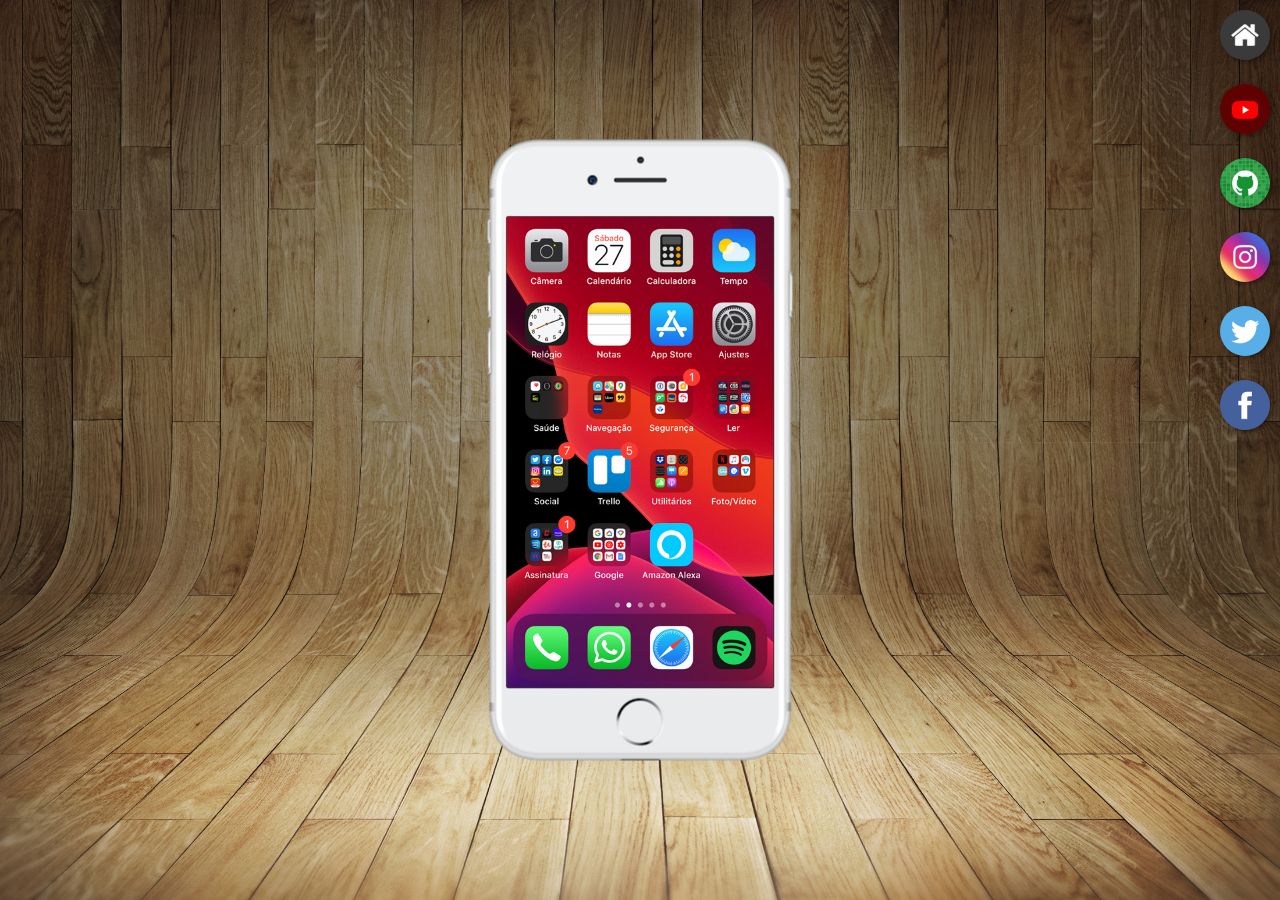
<file: index.html>
<!DOCTYPE html>
<html lang="pt-br">
<head>
    <meta charset="UTF-8">
    <meta name="viewport" content="width=device-width, initial-scale=1.0">
    <link rel="shortcut icon" href="favicon.ico" type="image/x-icon">
    <link rel="stylesheet" href="estilos/style.css">
    <title>Projeto Redes Sociais</title>
</head>
<body>
    <main>
        <section id="telefone">
            <iframe src="home.html" name="tela" id="tela" frameborder="0">
                Seu navegador não é compatível com isso.
            </iframe>                
        </section>
        <section id="redes-sociais">
            <a href="home.html" target="tela"><img src="imagens/logo-home.jpg" alt="Home"></a><br>
            <a href="youtube.html" target="tela"><img src="imagens/logo-youtube.jpg" alt="Youtube"></a><br>
            <a href="github.html" target="tela"><img src="imagens/logo-github.jpg" alt="GitHub"></a><br>
            <a href="instagram.html" target="tela"><img src="imagens/logo-instagram.jpg" alt="Instagran"></a><br>
            <a href="twitter.html" target="tela"><img src="imagens/logo-twitter.jpg" alt="Twitter"></a><br>
            <a href="facebook.html" target="tela"><img src="imagens/logo-facebook.jpg" alt="Facebook"></a>
        </section>
    </main>
</body>
</html>
</file>
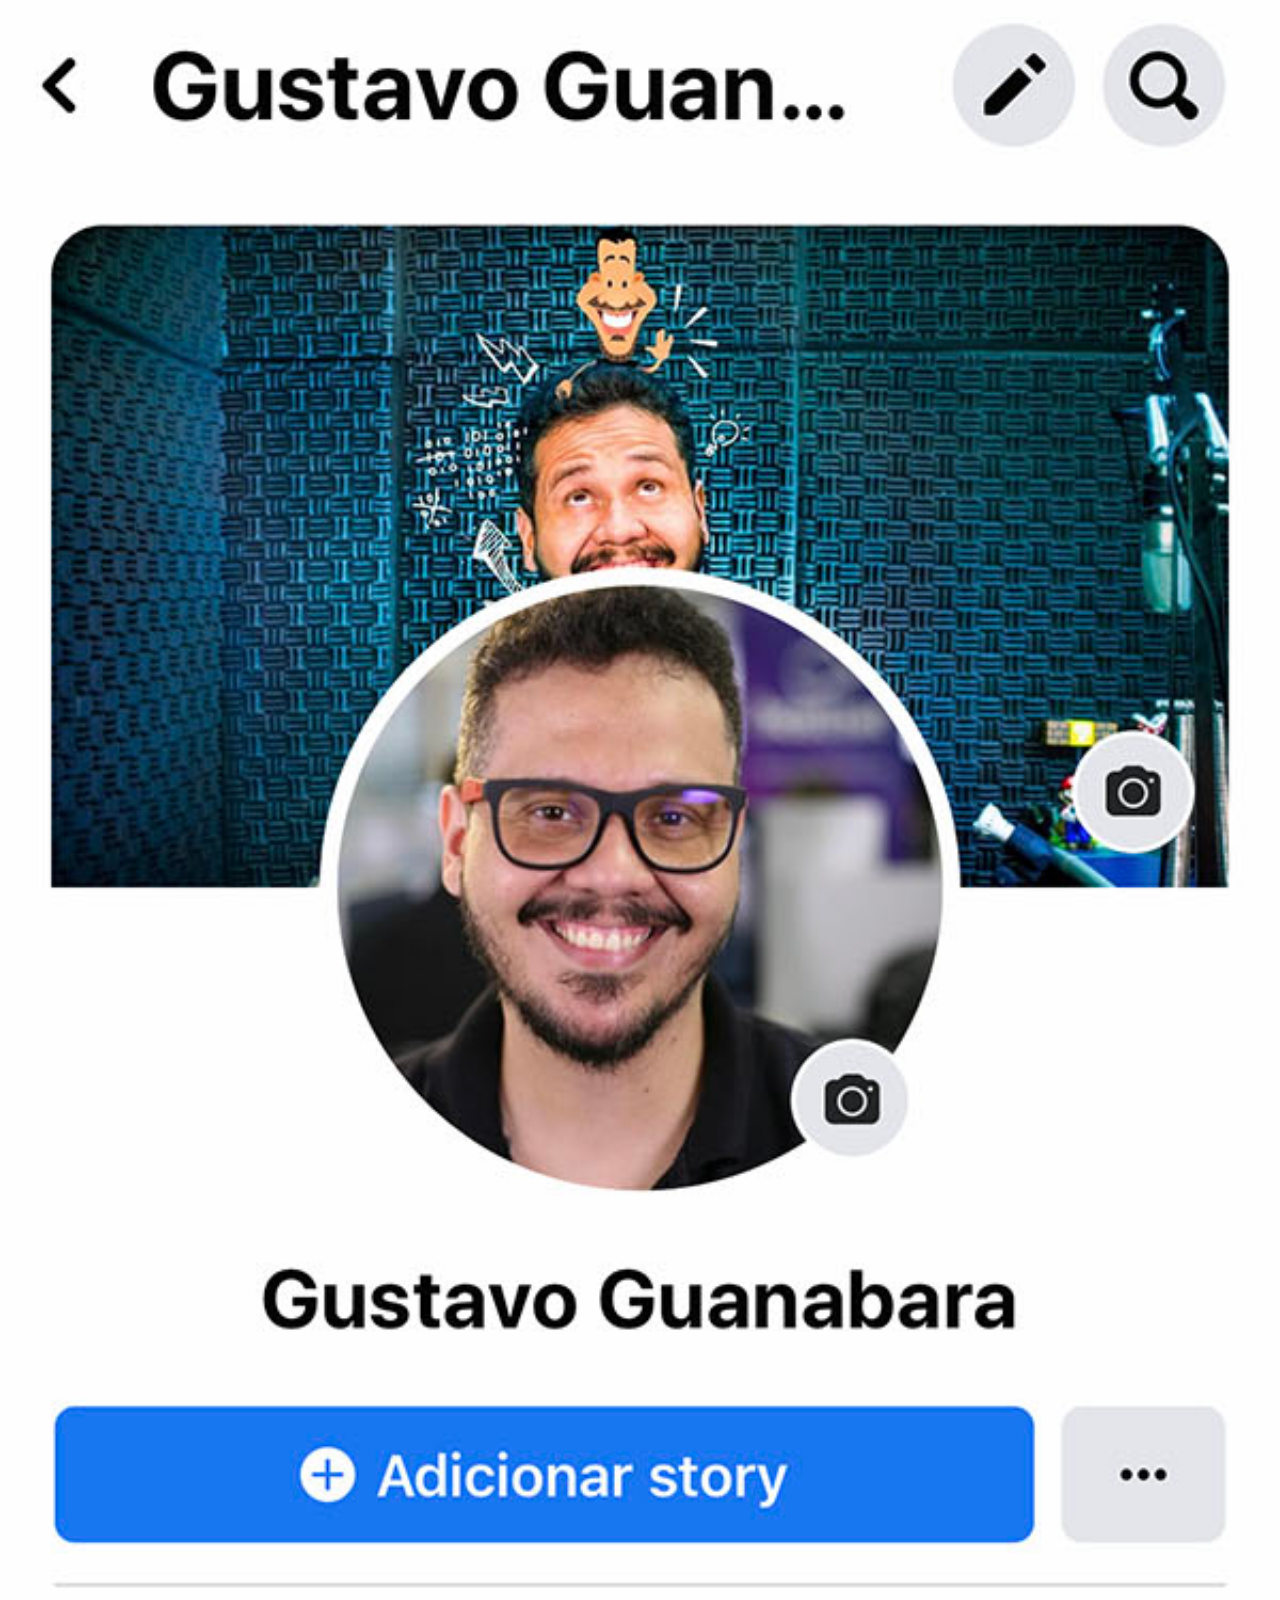
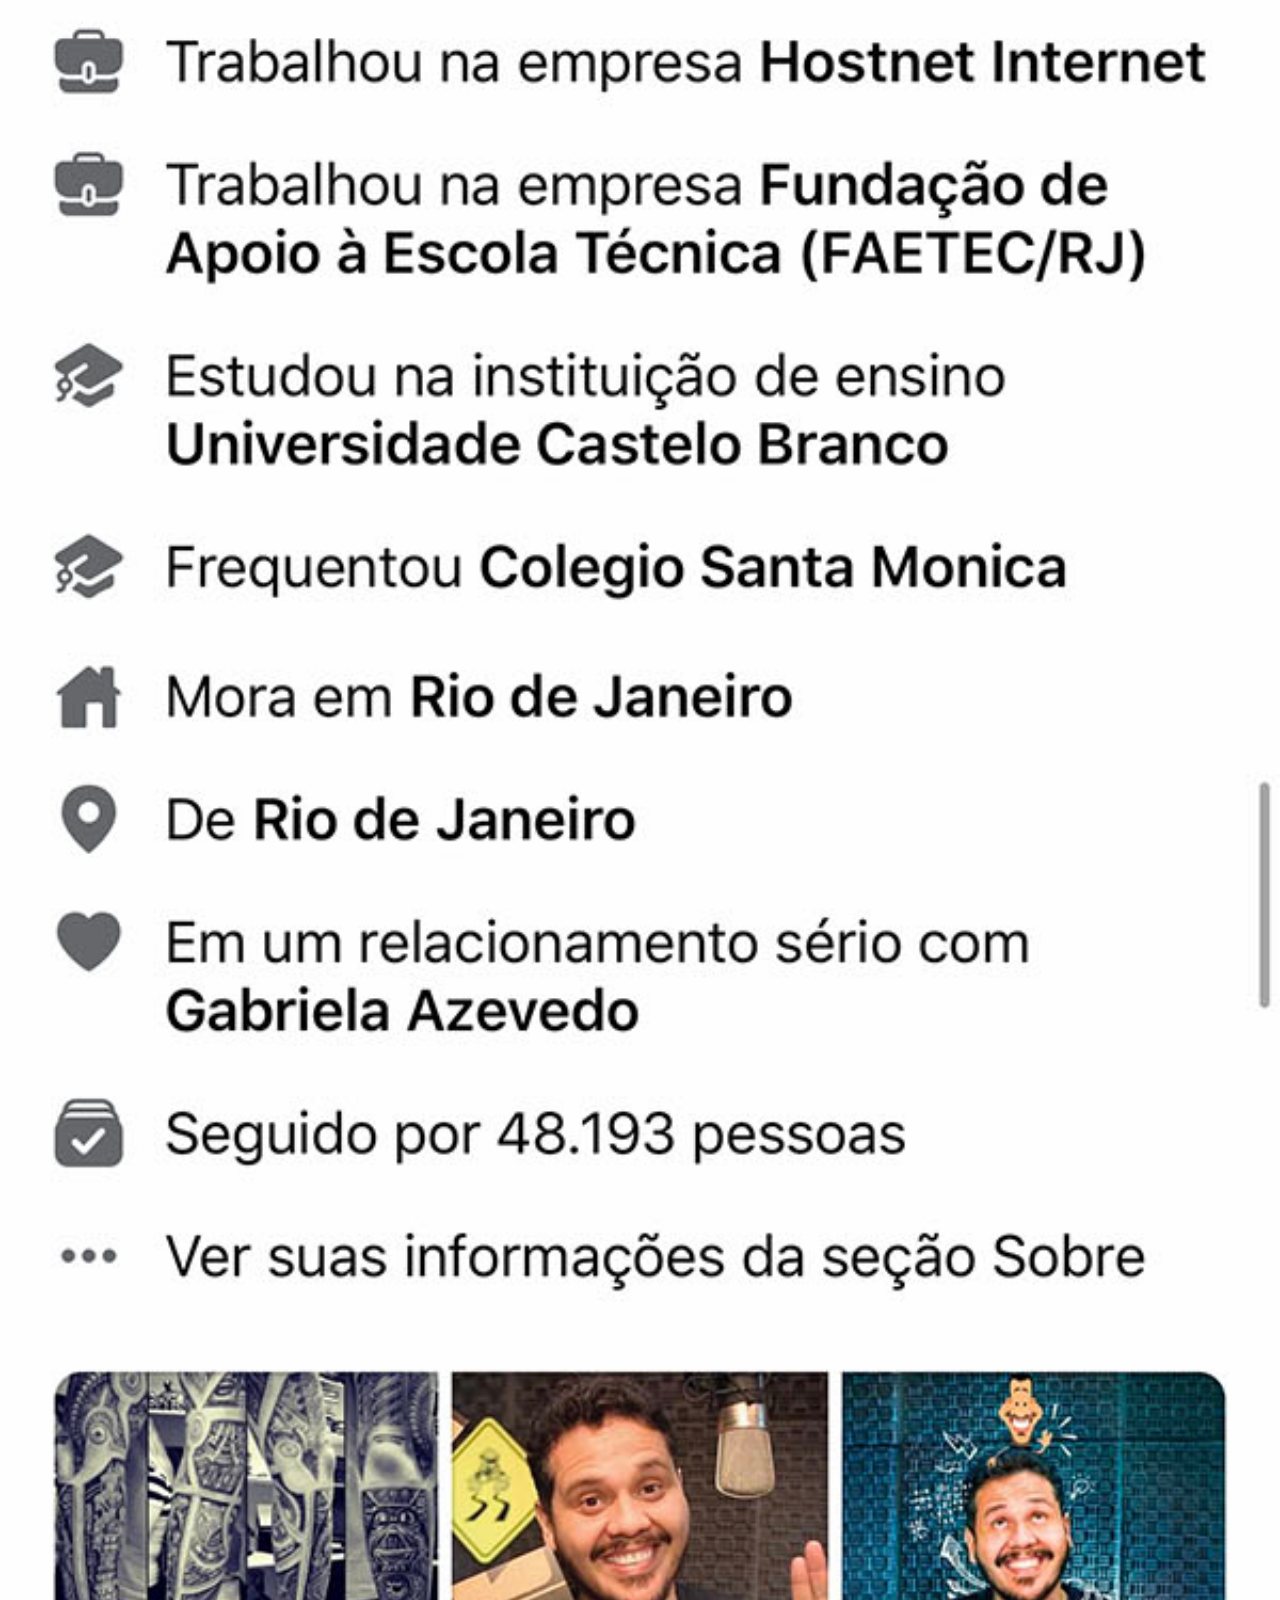
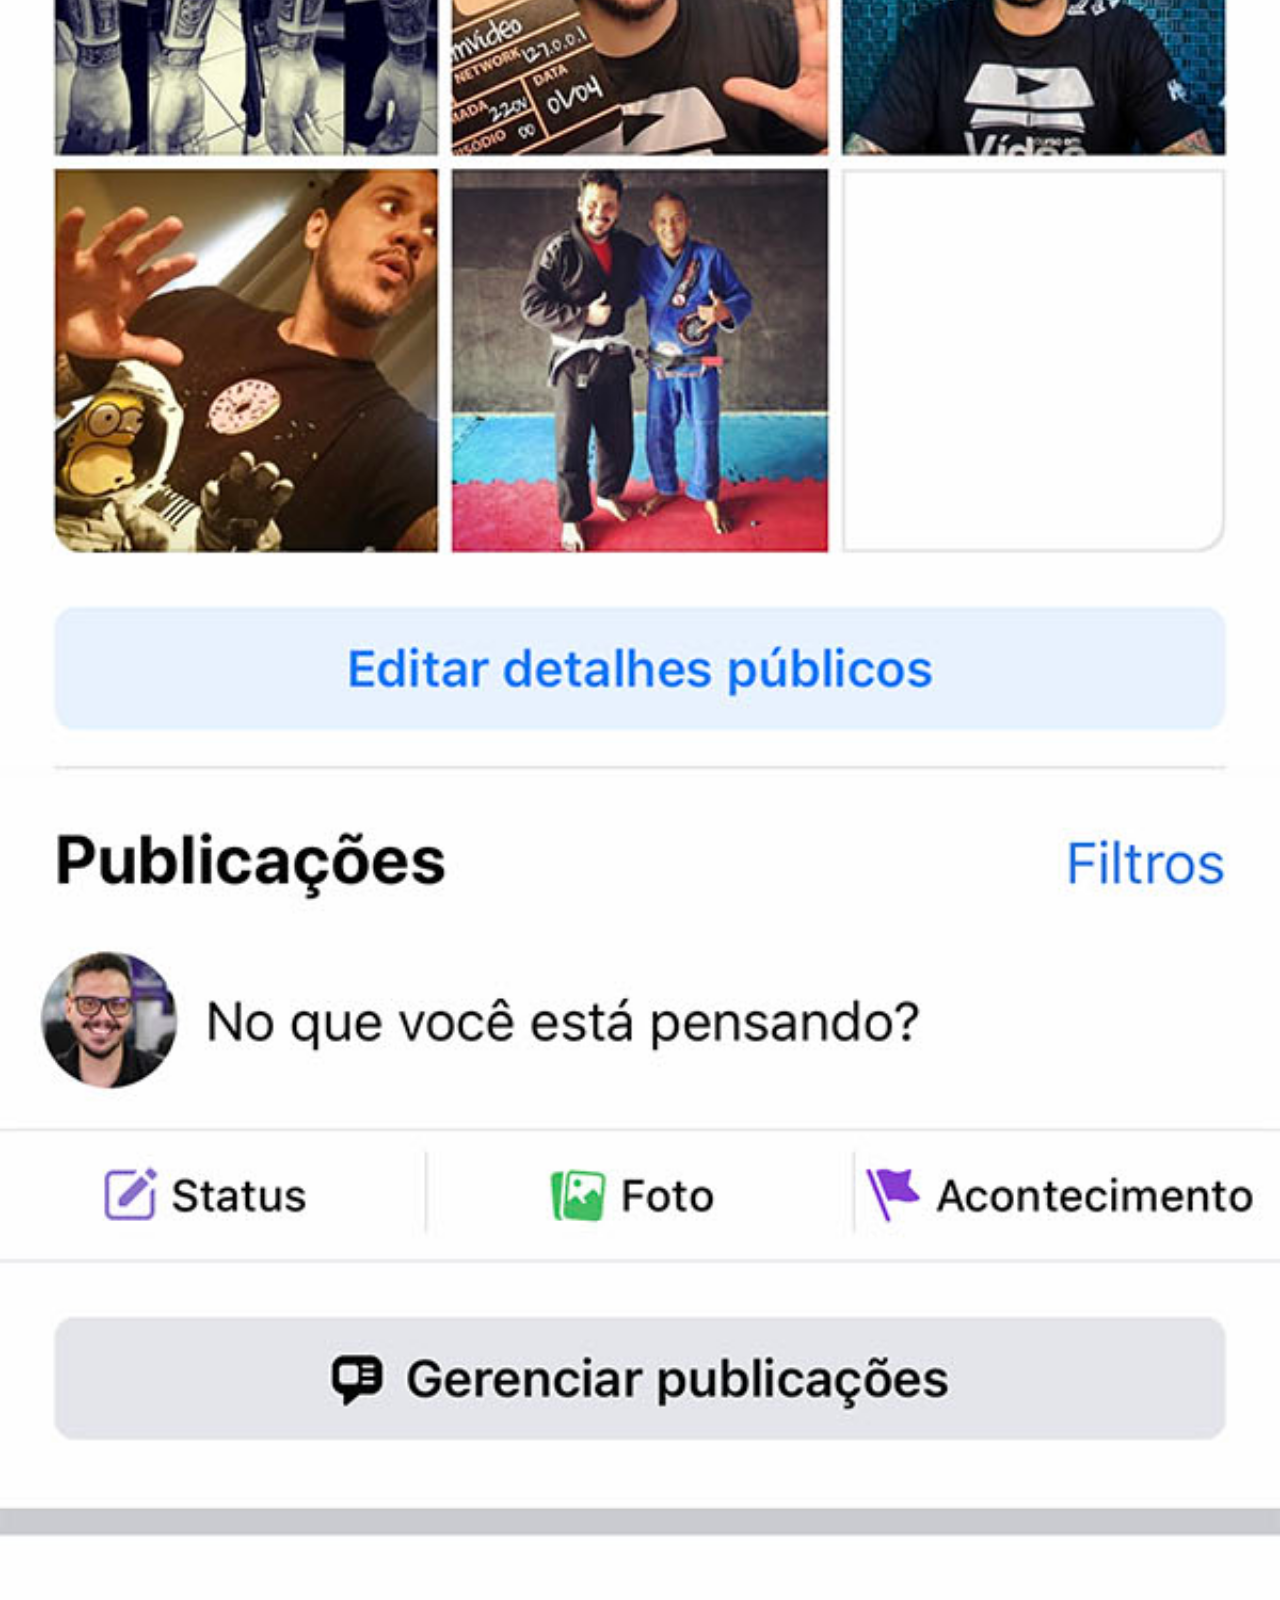
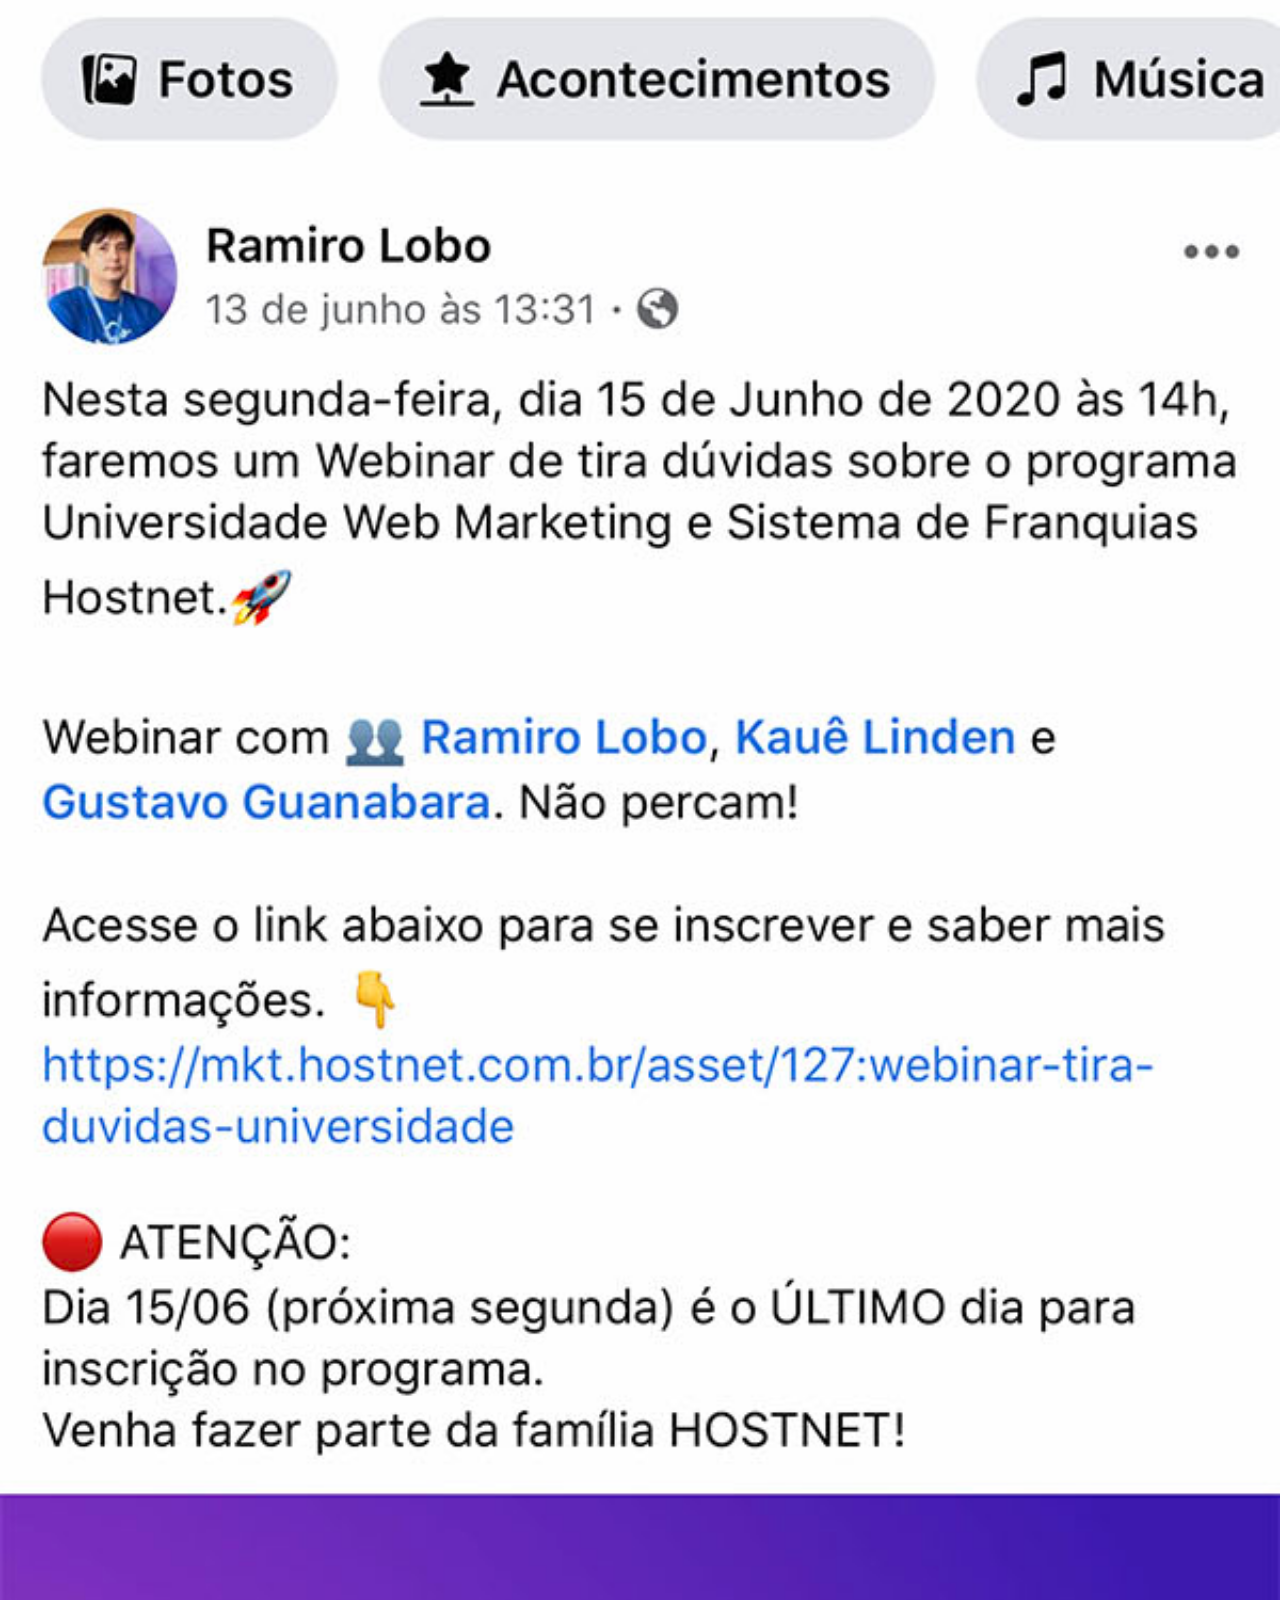
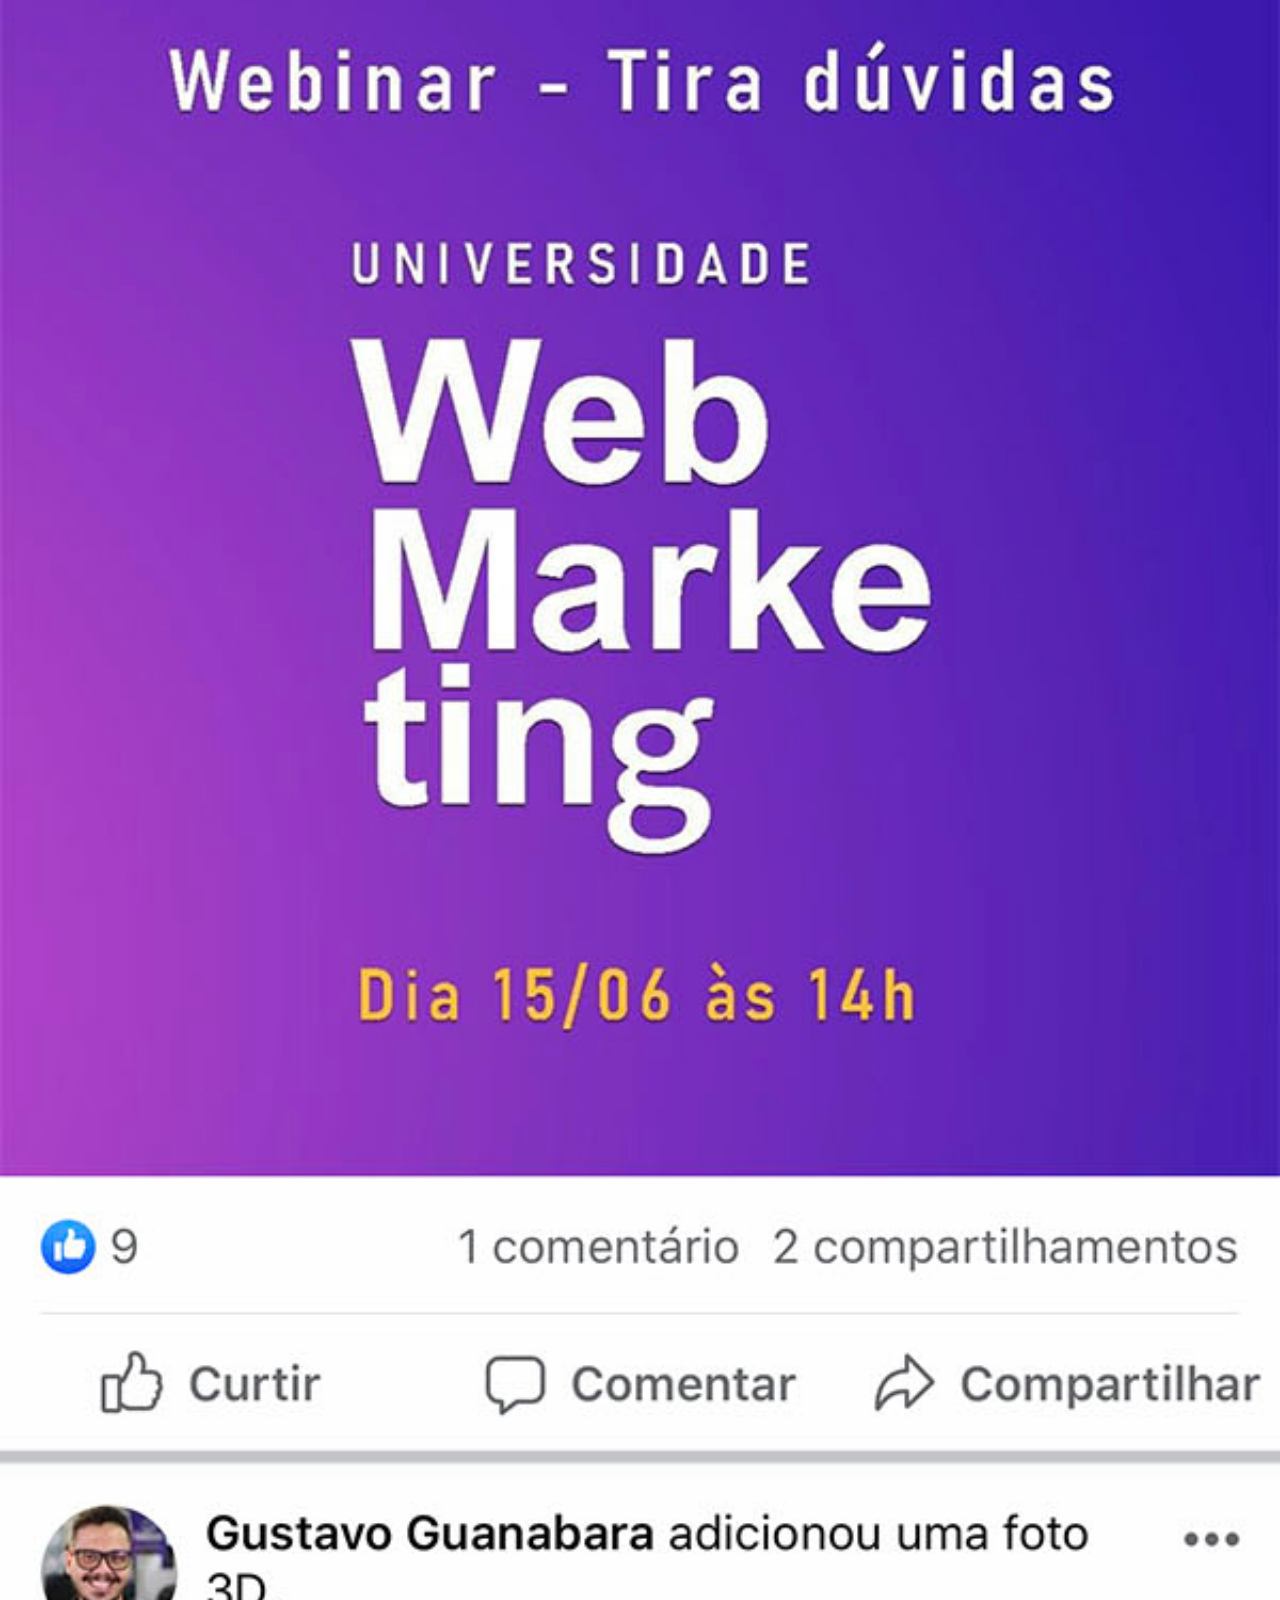
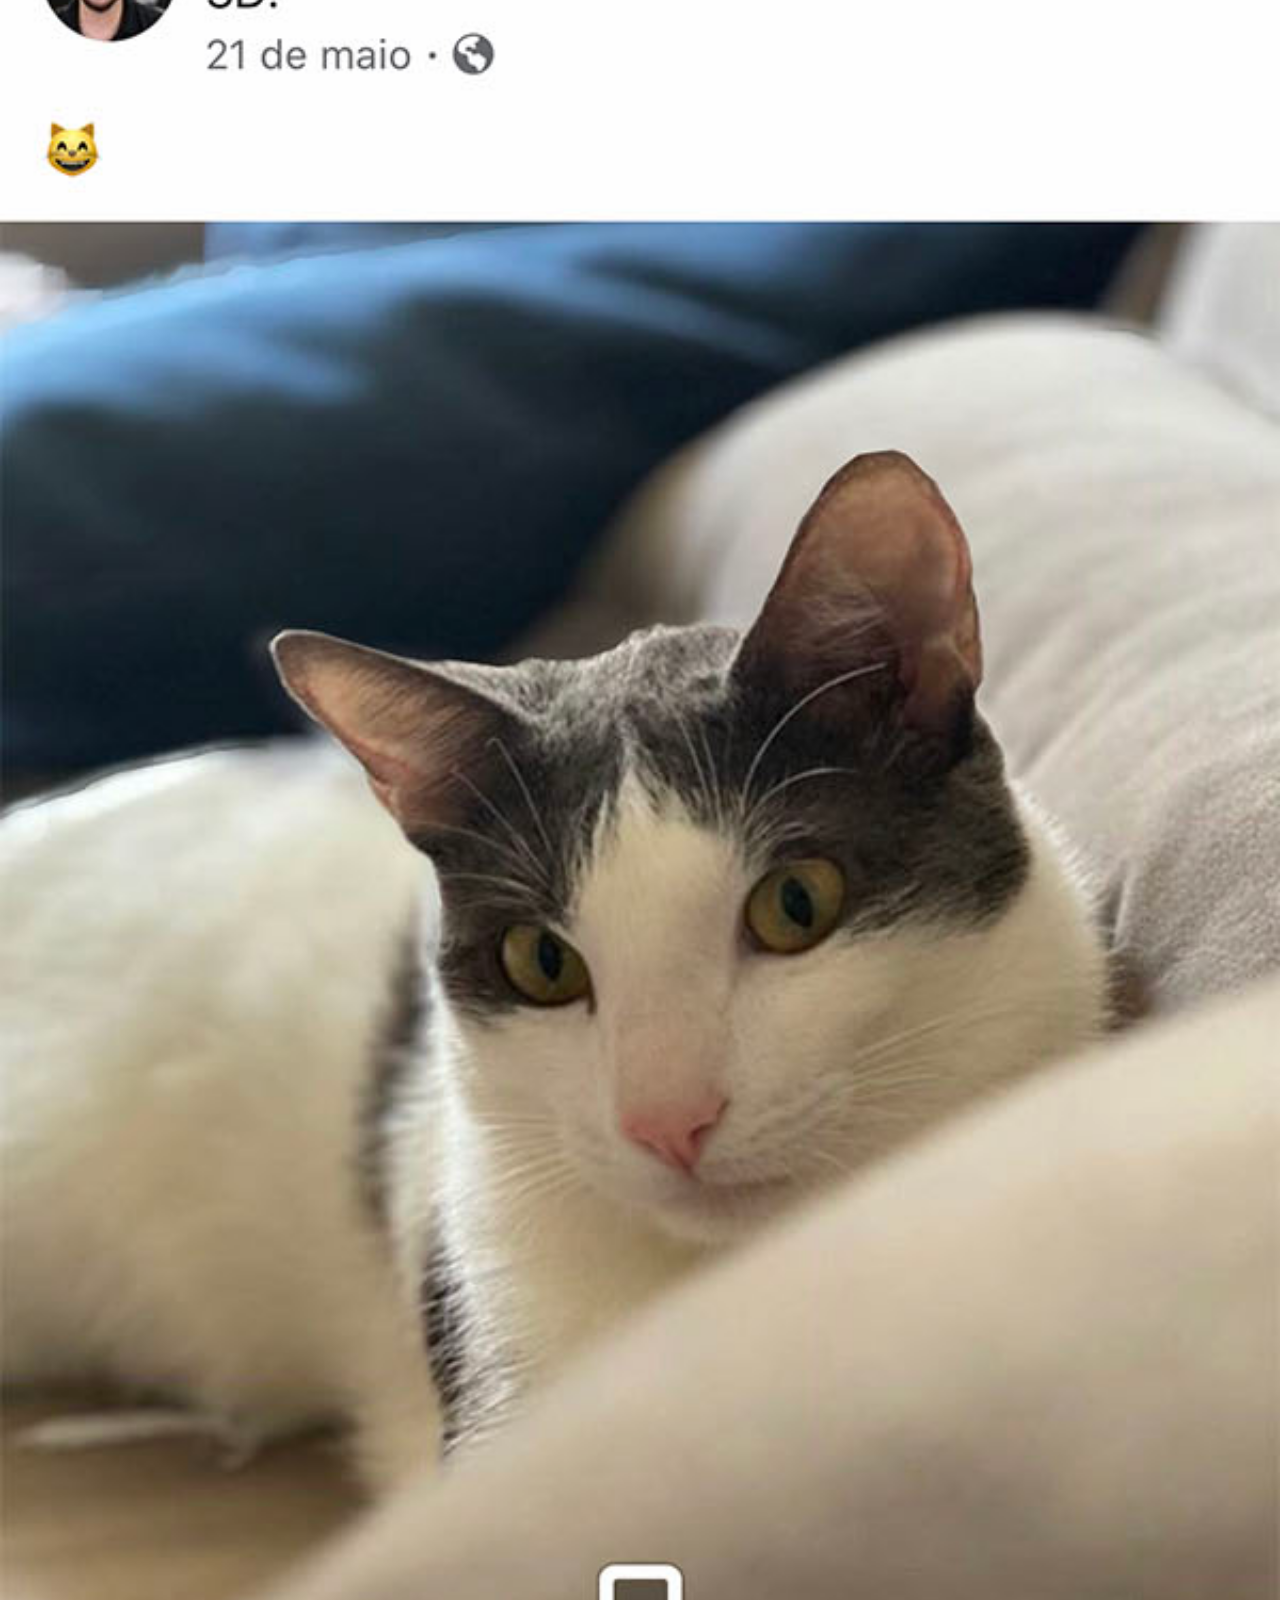
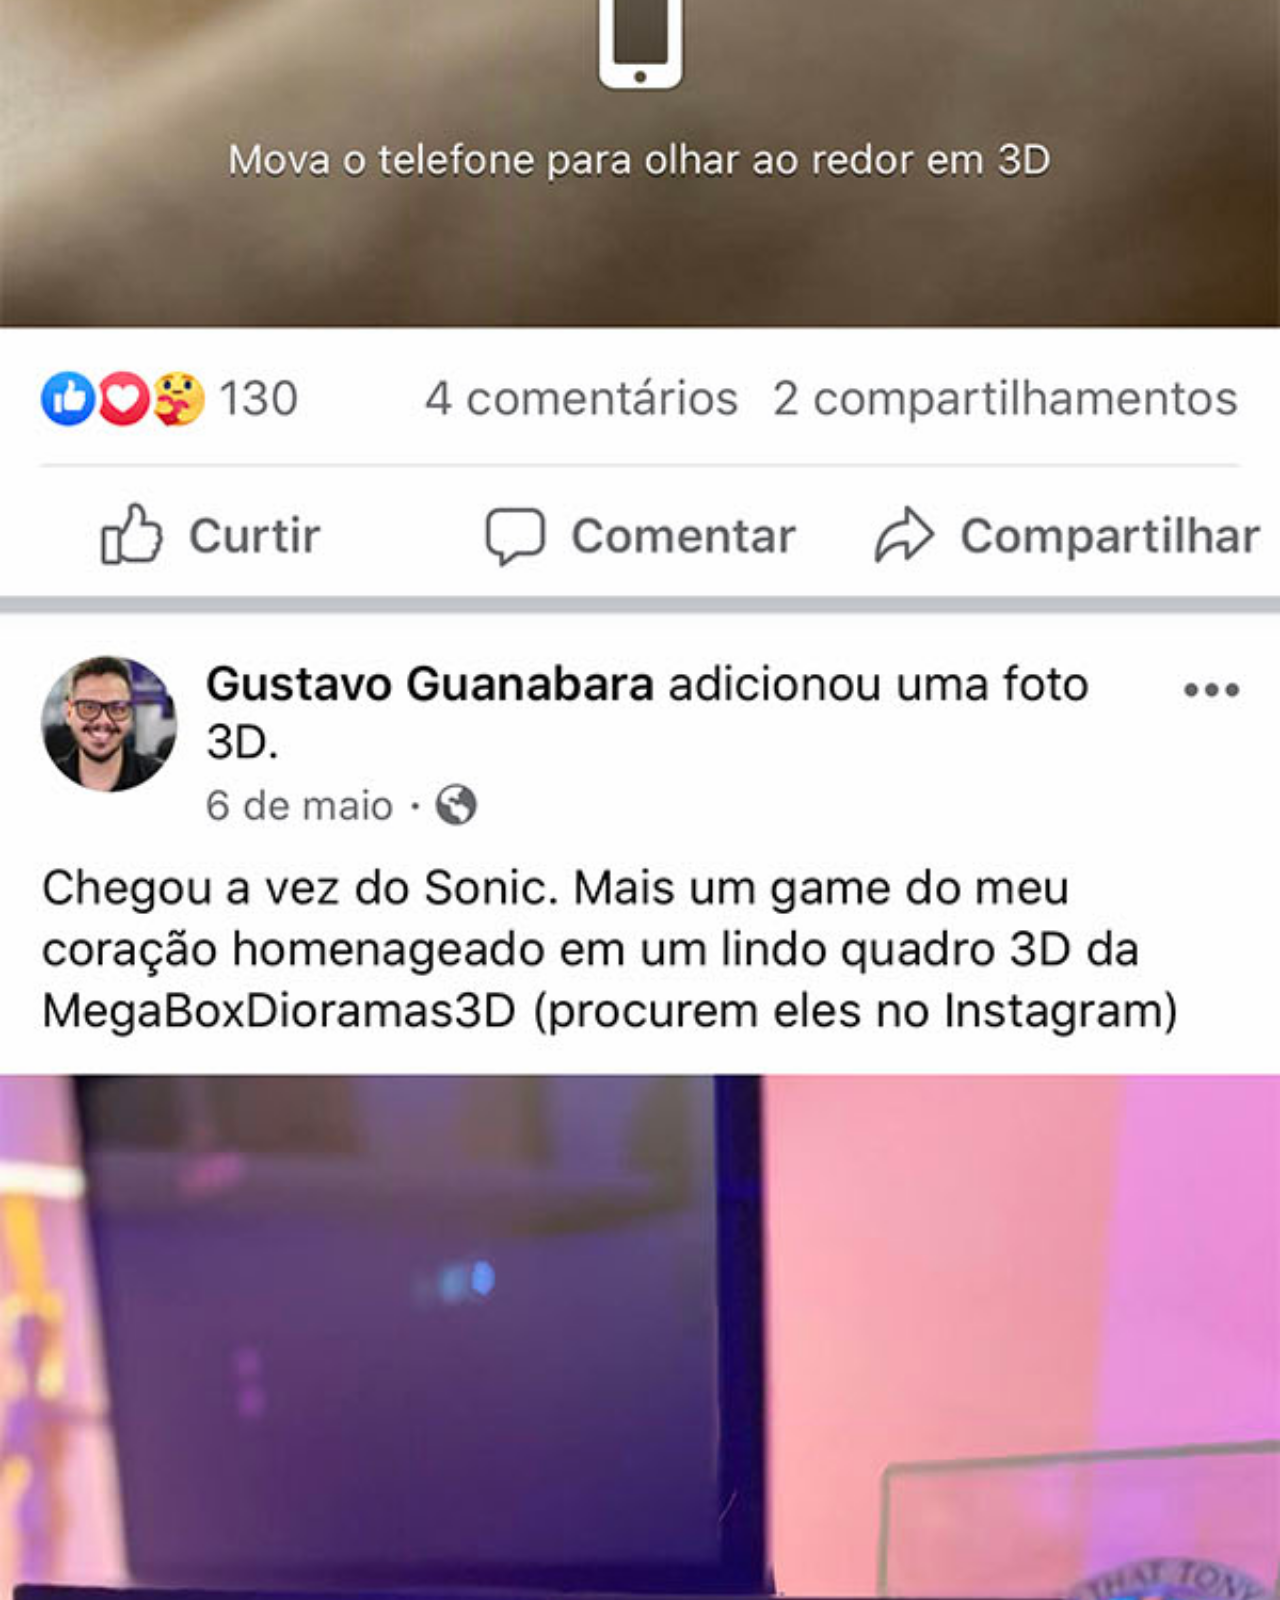
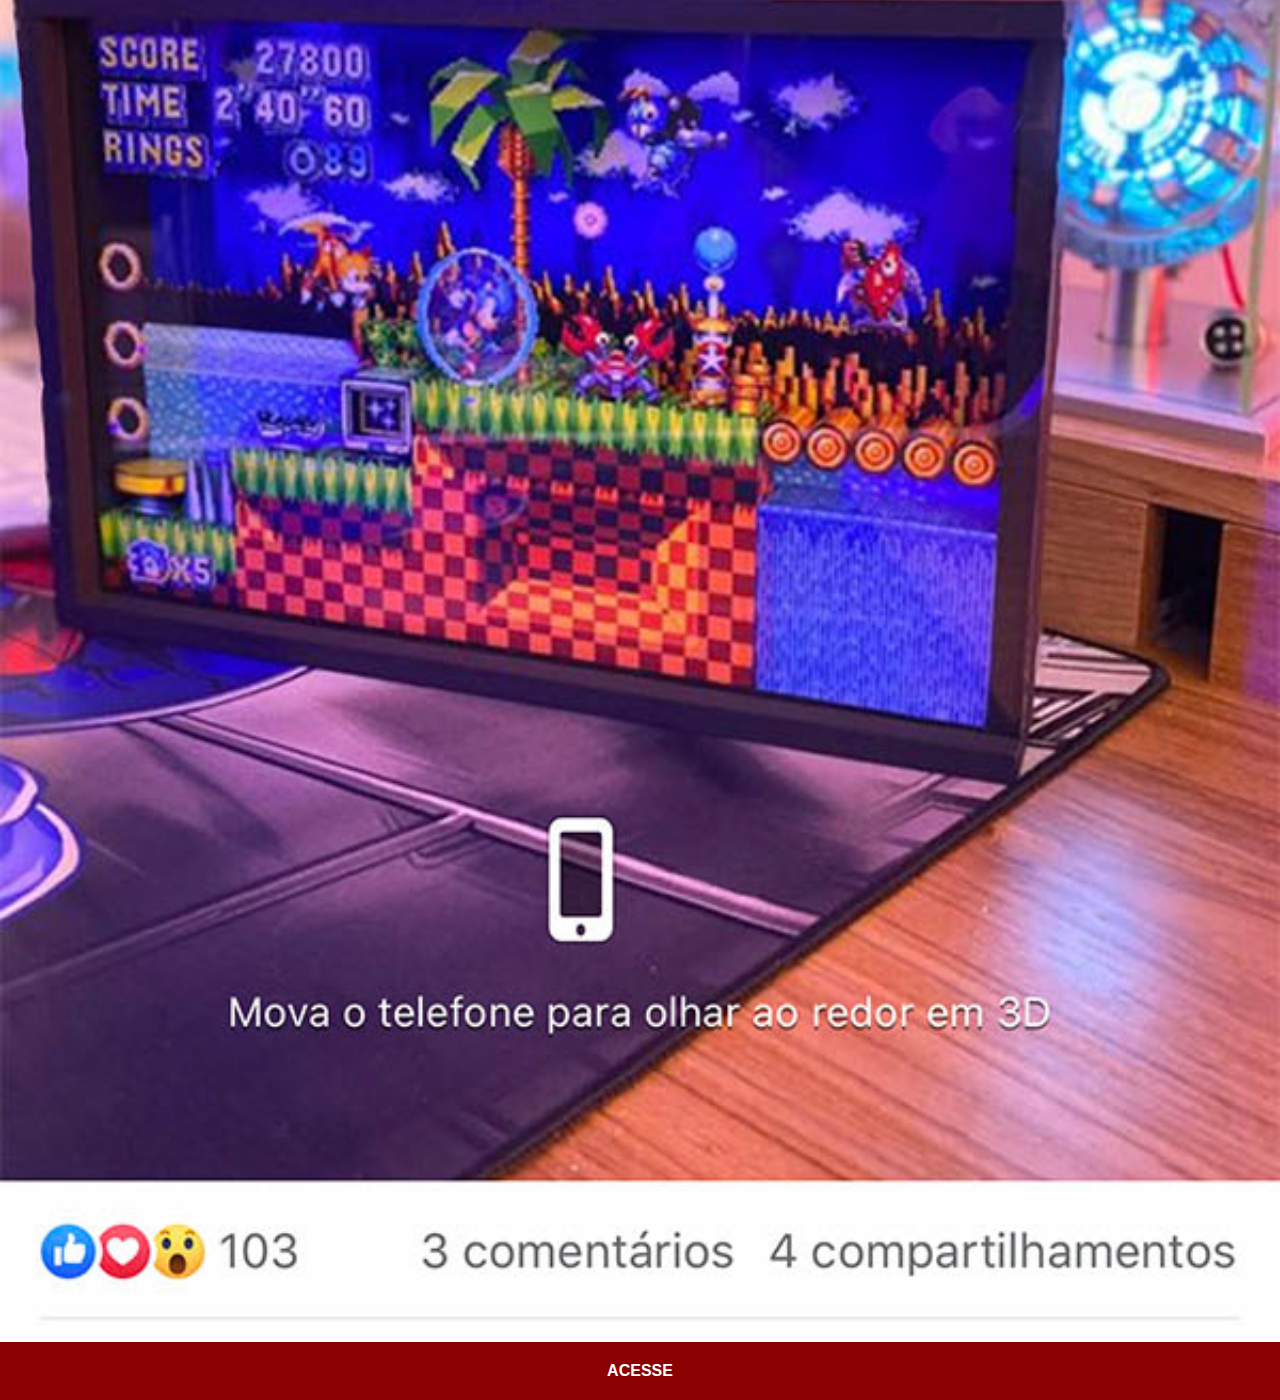
<file: facebook.html>
<!DOCTYPE html>
<html lang="pt-br">
<head>
    <meta charset="UTF-8">
    <meta name="viewport" content="width=device-width, initial-scale=1.0">
    <title>Facebook</title>
    <link rel="stylesheet" href="estilos/social.css">
</head>
<body>
    <img src="imagens/tela-facebook.jpg" alt="Facebbok">
    <a href="https://www.facebook.com/" target="_blank">ACESSE</a>
</body>
</html>
</file>
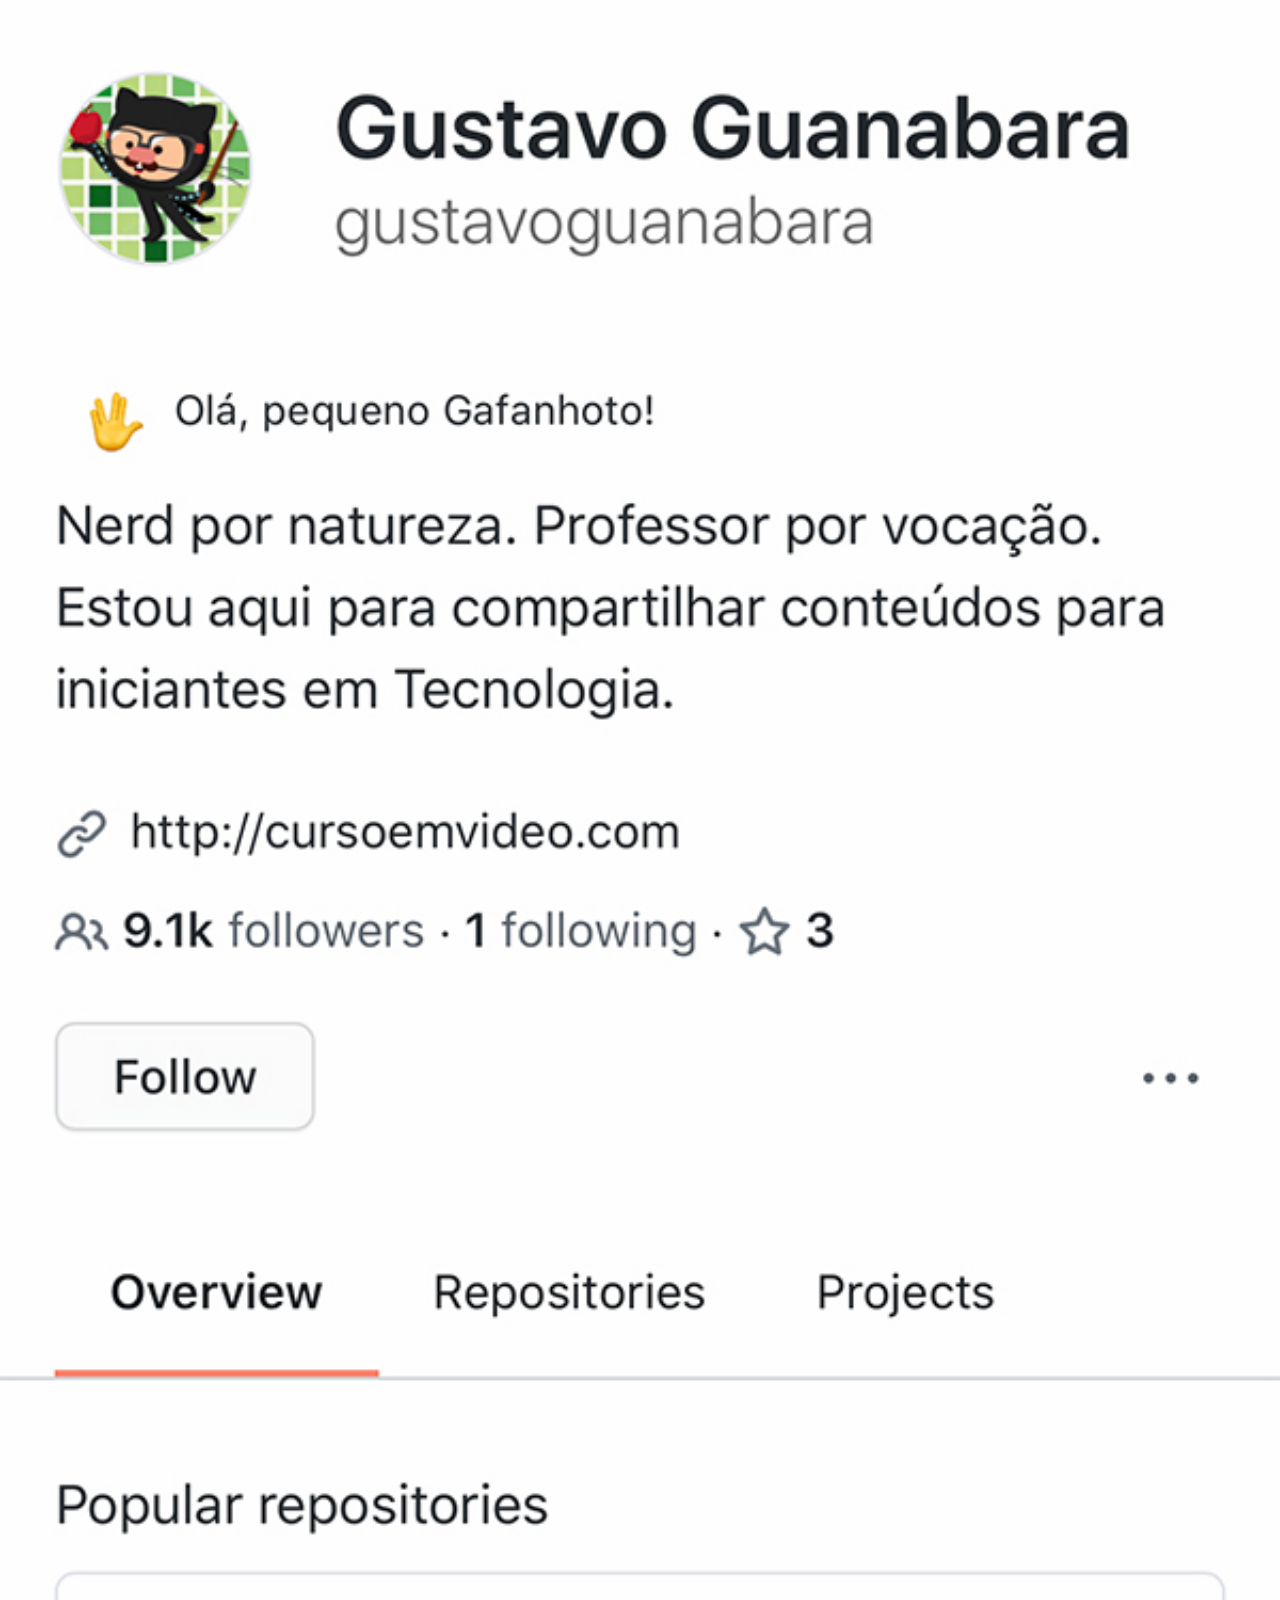
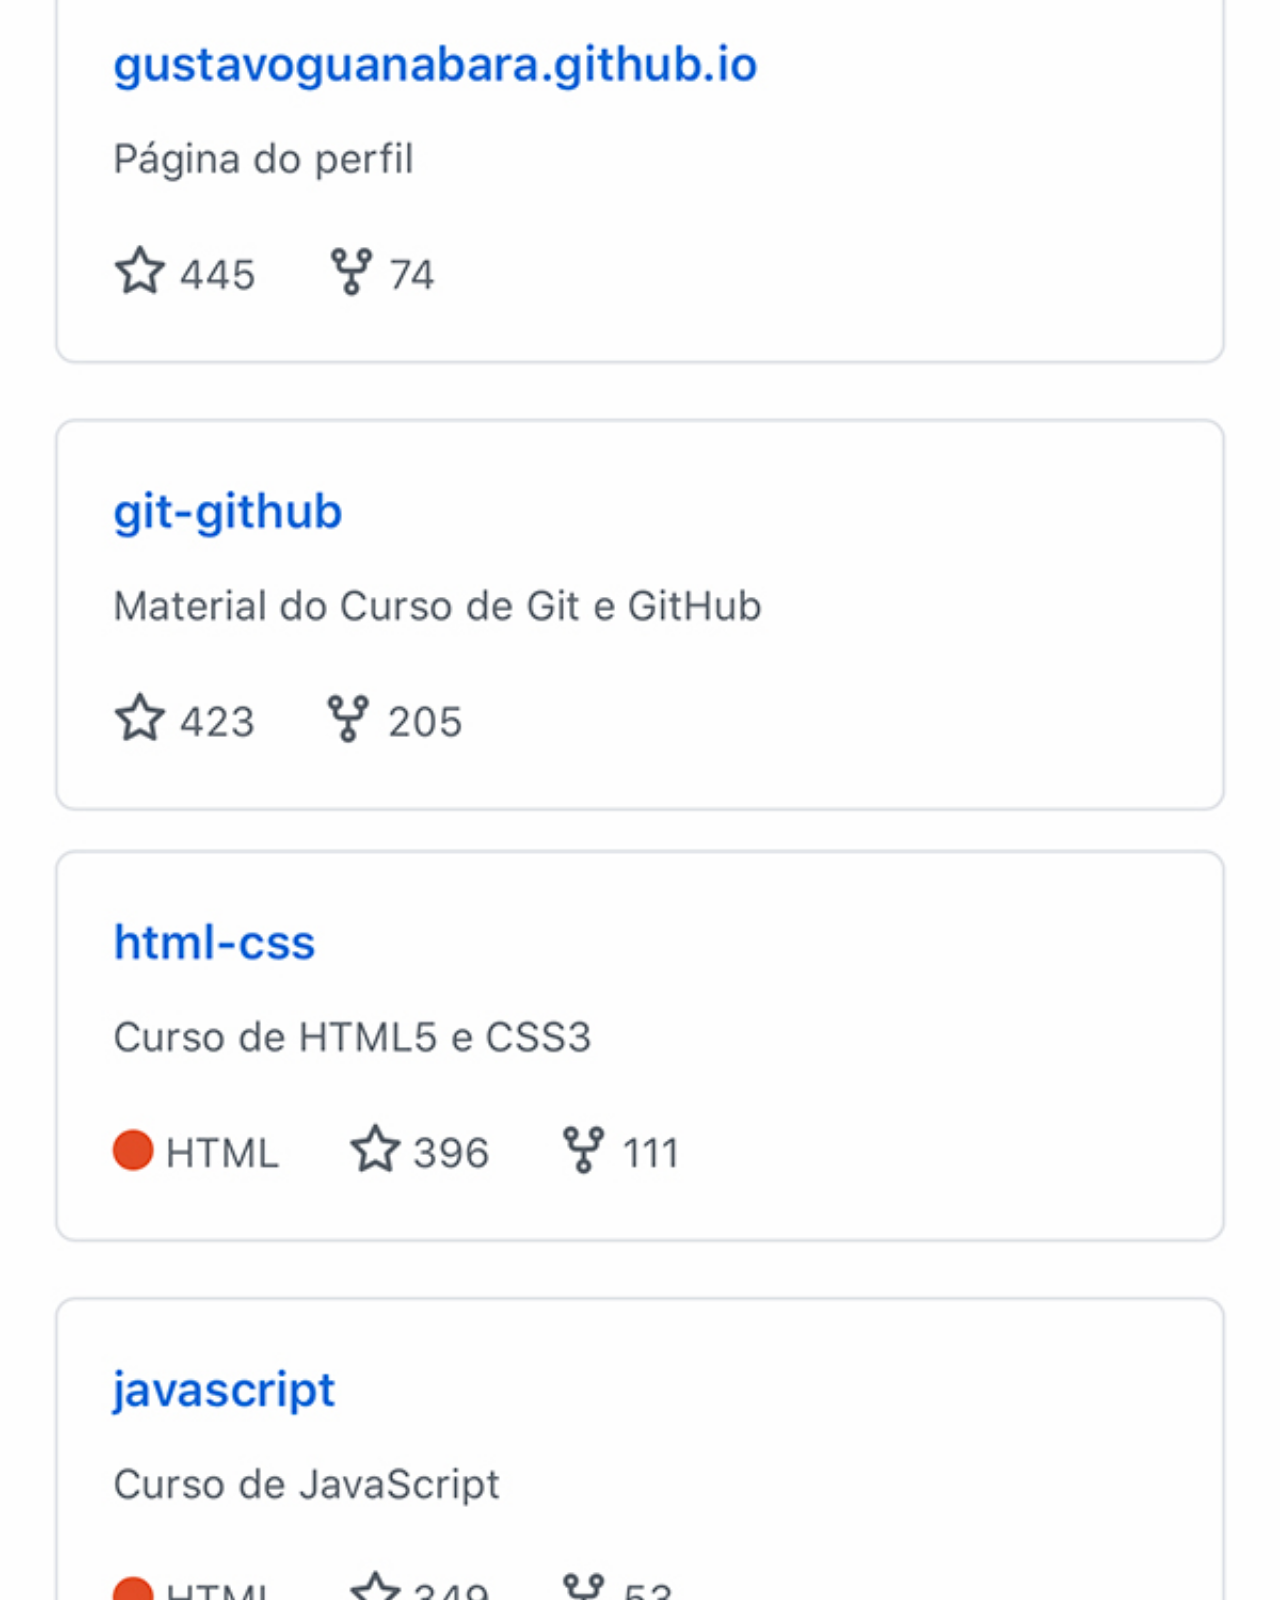
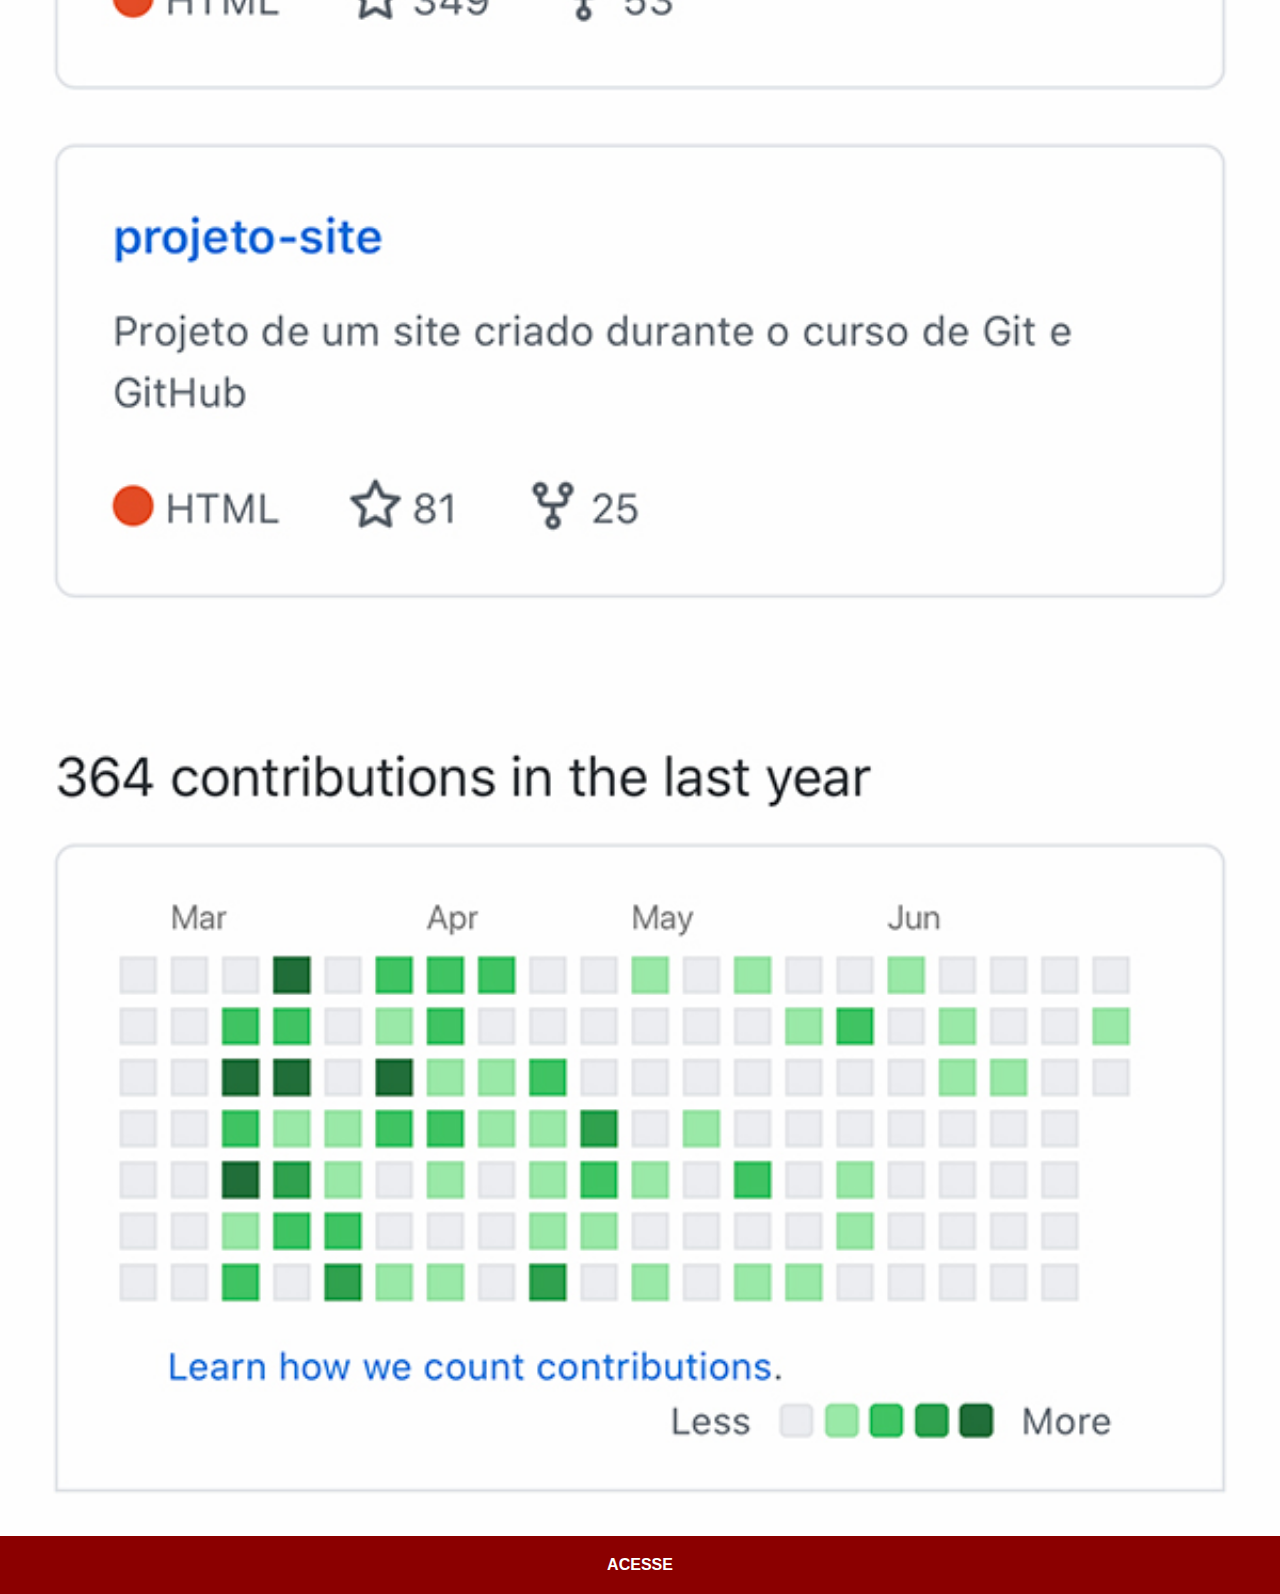
<file: github.html>
<!DOCTYPE html>
<html lang="pt-br">
<head>
    <meta charset="UTF-8">
    <meta name="viewport" content="width=device-width, initial-scale=1.0">
    <title>GitHub</title>
    <link rel="stylesheet" href="estilos/social.css">
</head>
<body>
    <img src="imagens/tela-github.jpg" alt="GitHub">
    <a href="https://github.com/gustavoguanabara" target="_blank">ACESSE</a>
</body>
</html>
</file>
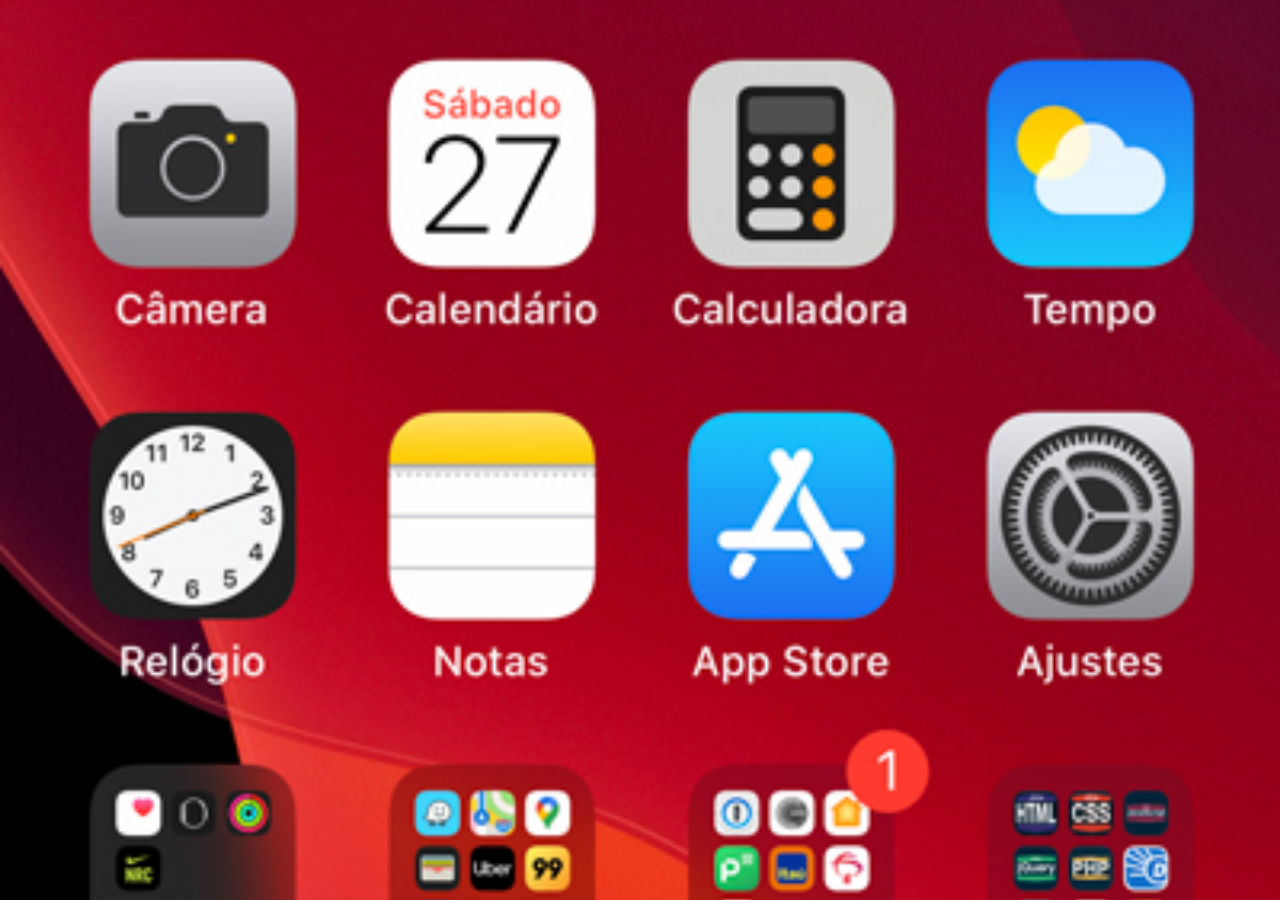
<file: home.html>
<!DOCTYPE html>
<html lang="pt-br">
<head>
    <meta charset="UTF-8">
    <meta name="viewport" content="width=device-width, initial-scale=1.0">
    <title>Home</title>
</head>
<style>
    * {
        margin: 0px;
        padding: 0px;
    }

    body {
        width: 100vw;
        height: 100vh;
        background: black url('imagens/tela-home.jpg') no-repeat top center;
        background-size: cover;
    }
</style>
<body>
    
</body>
</html>
</file>
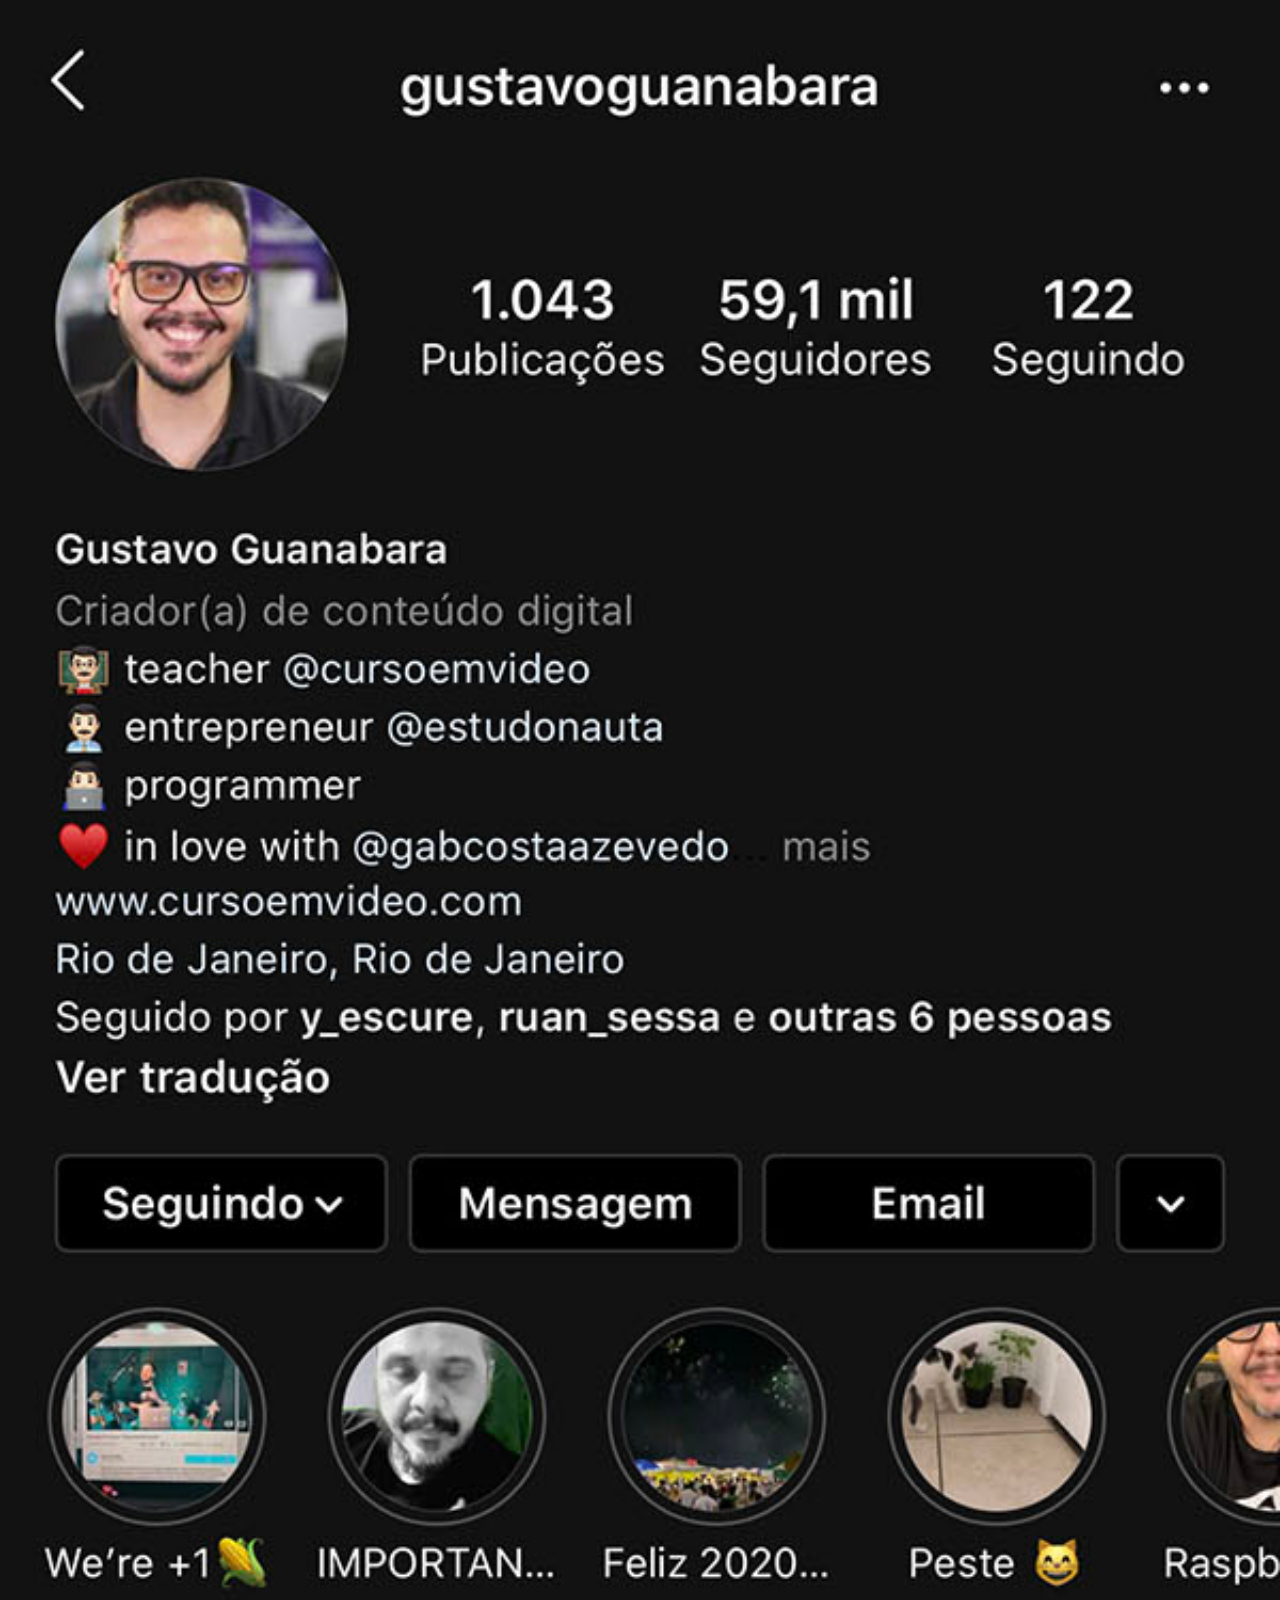
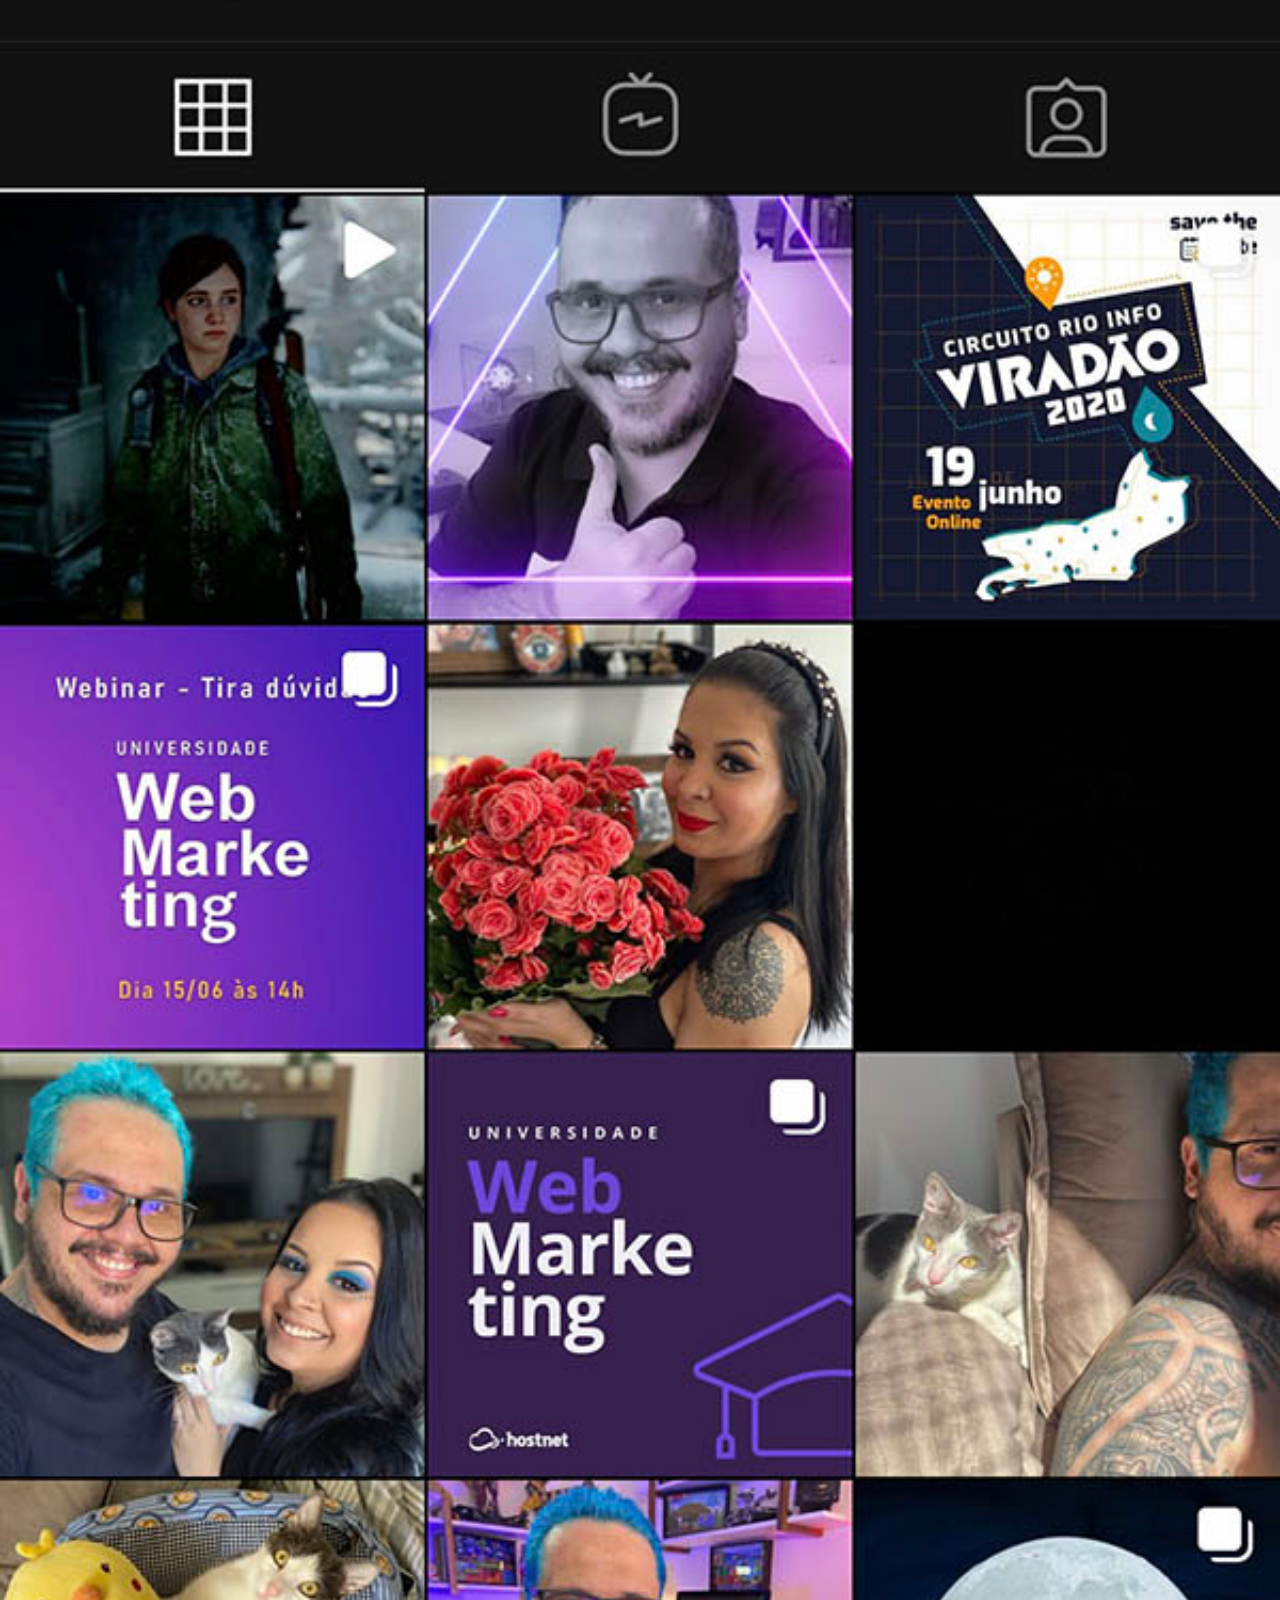
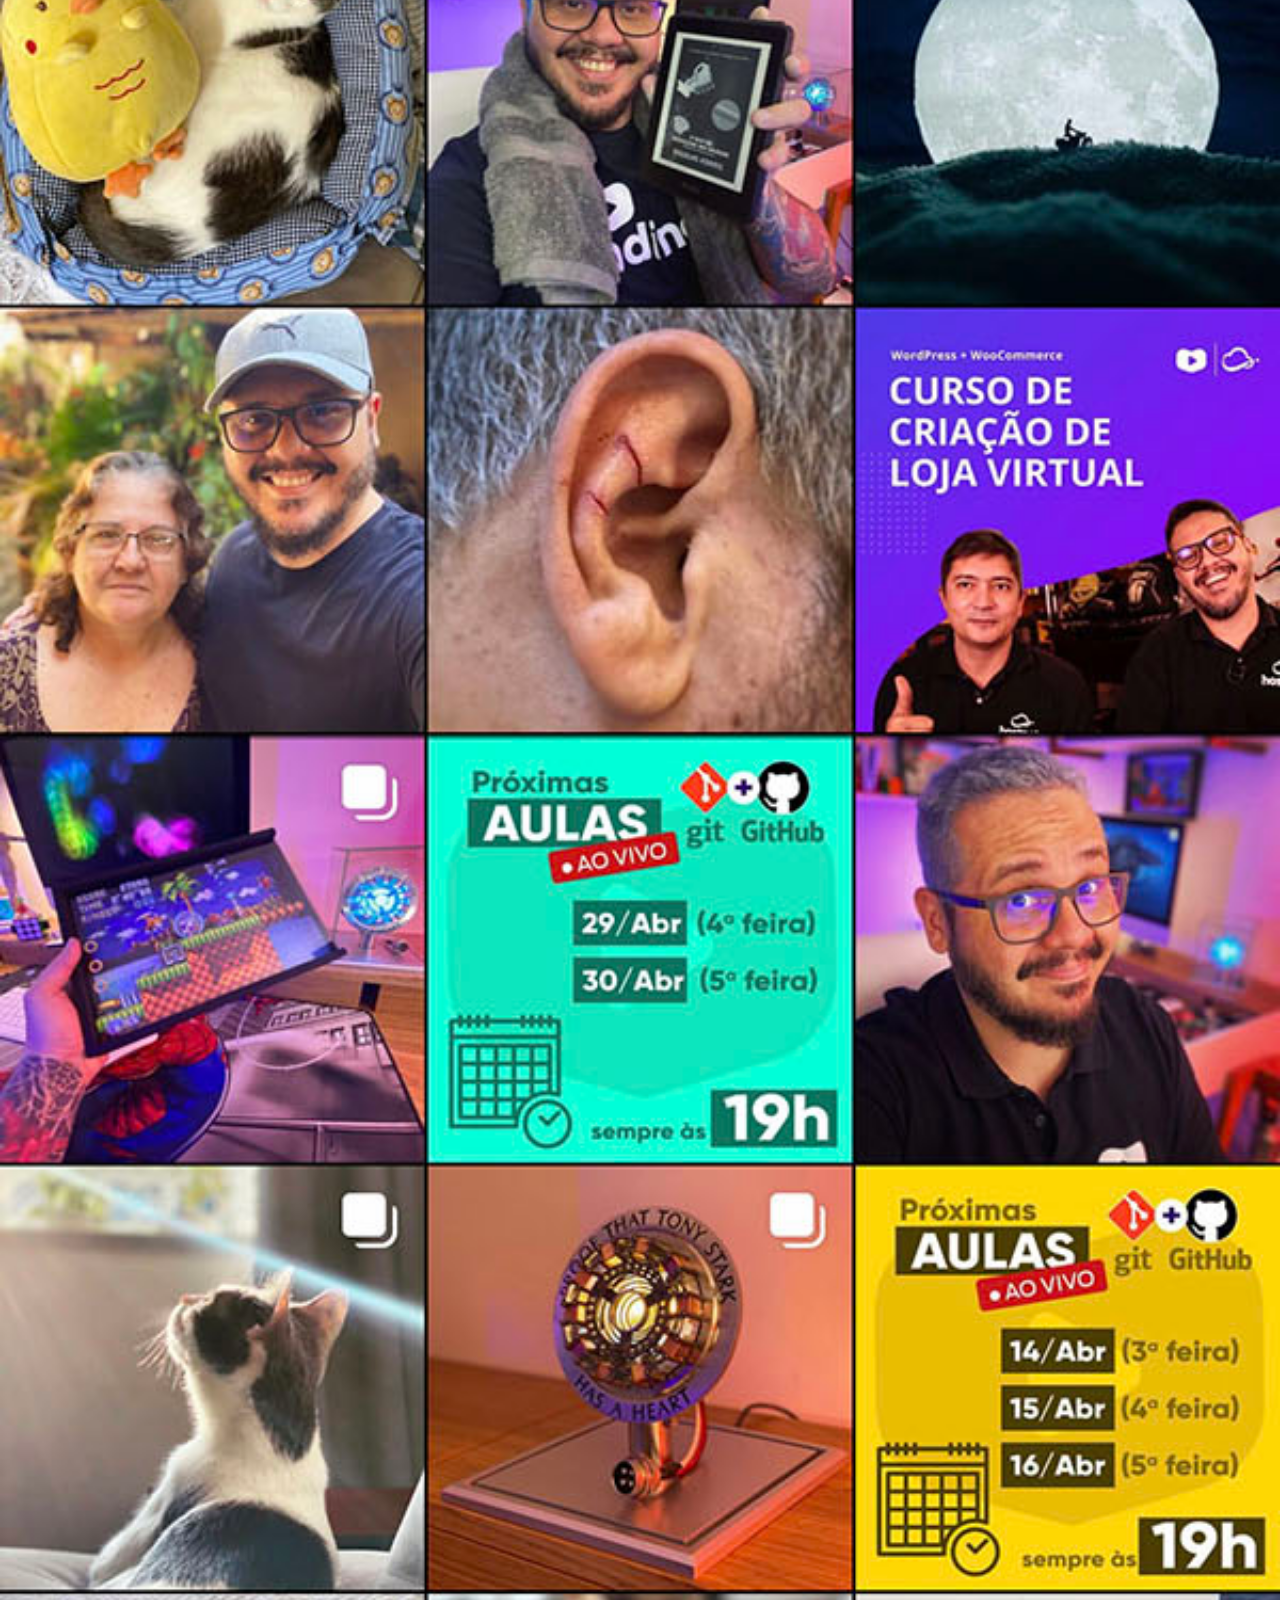
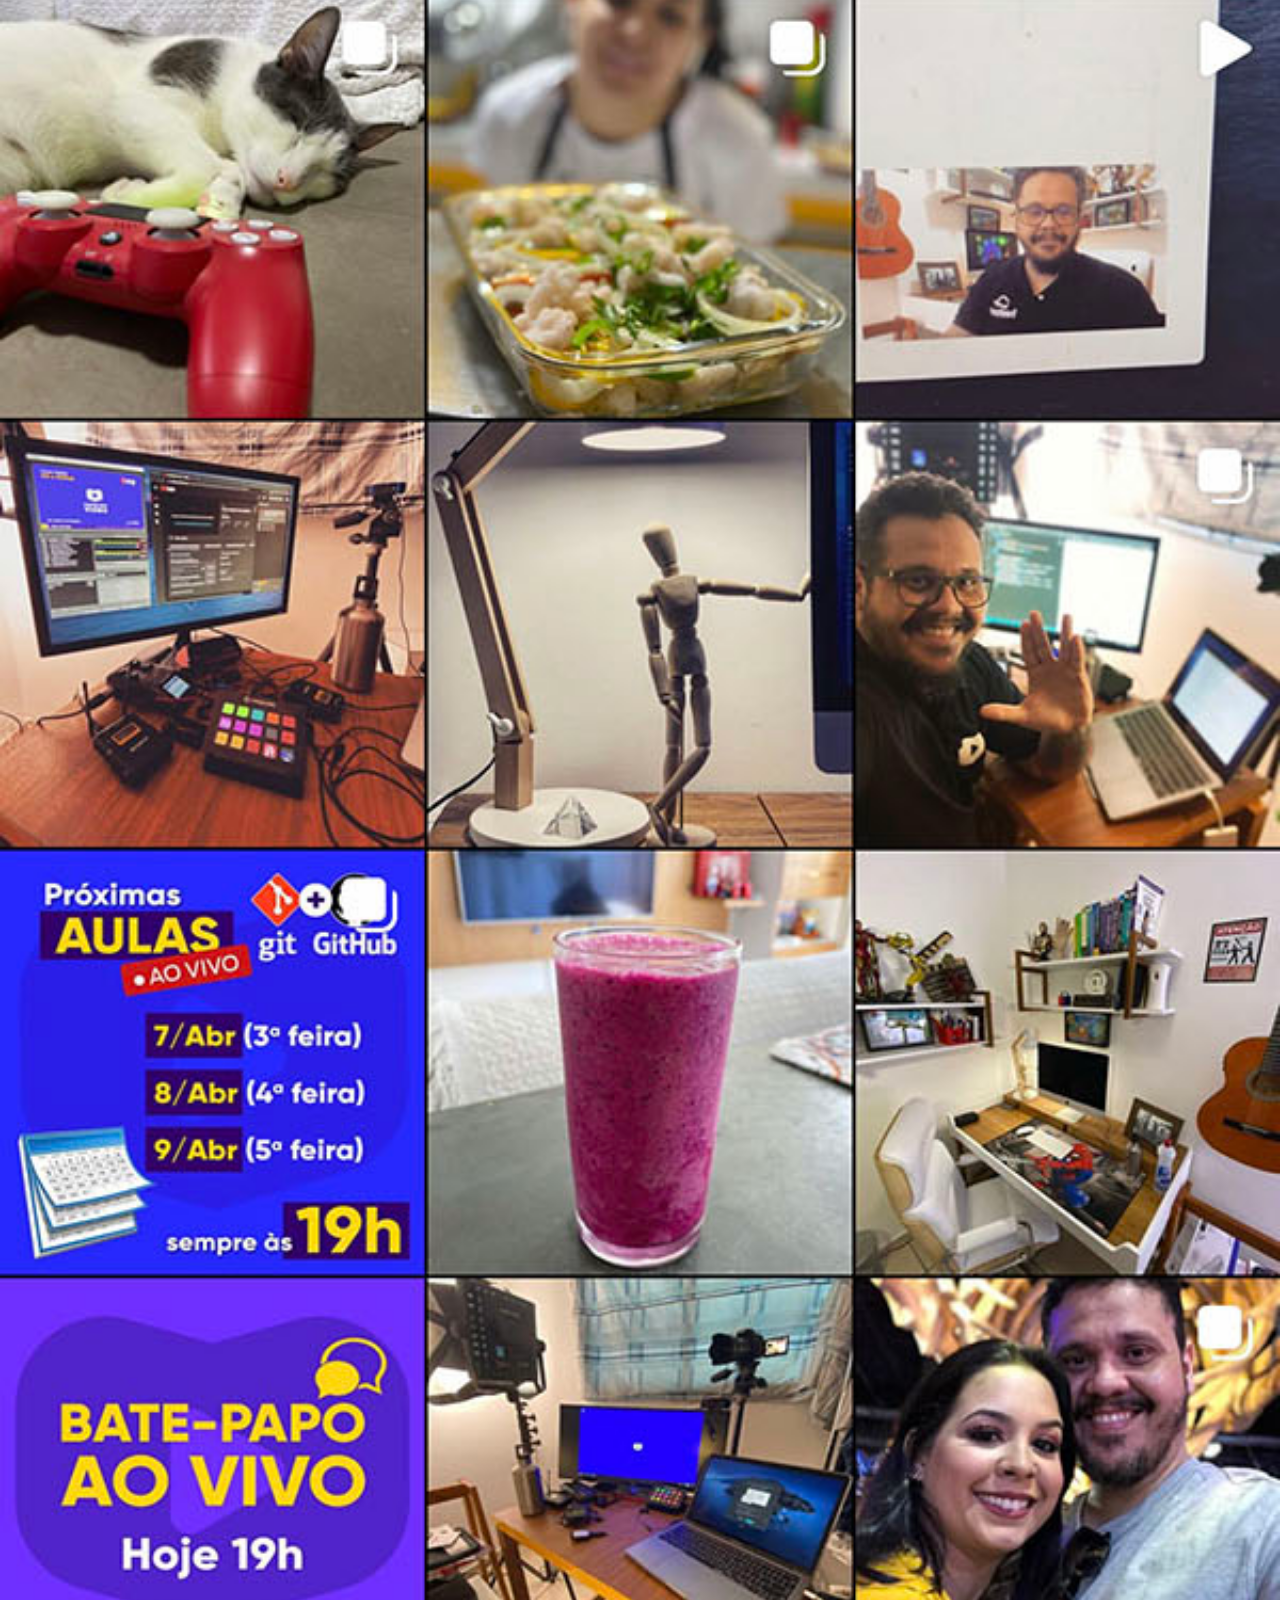
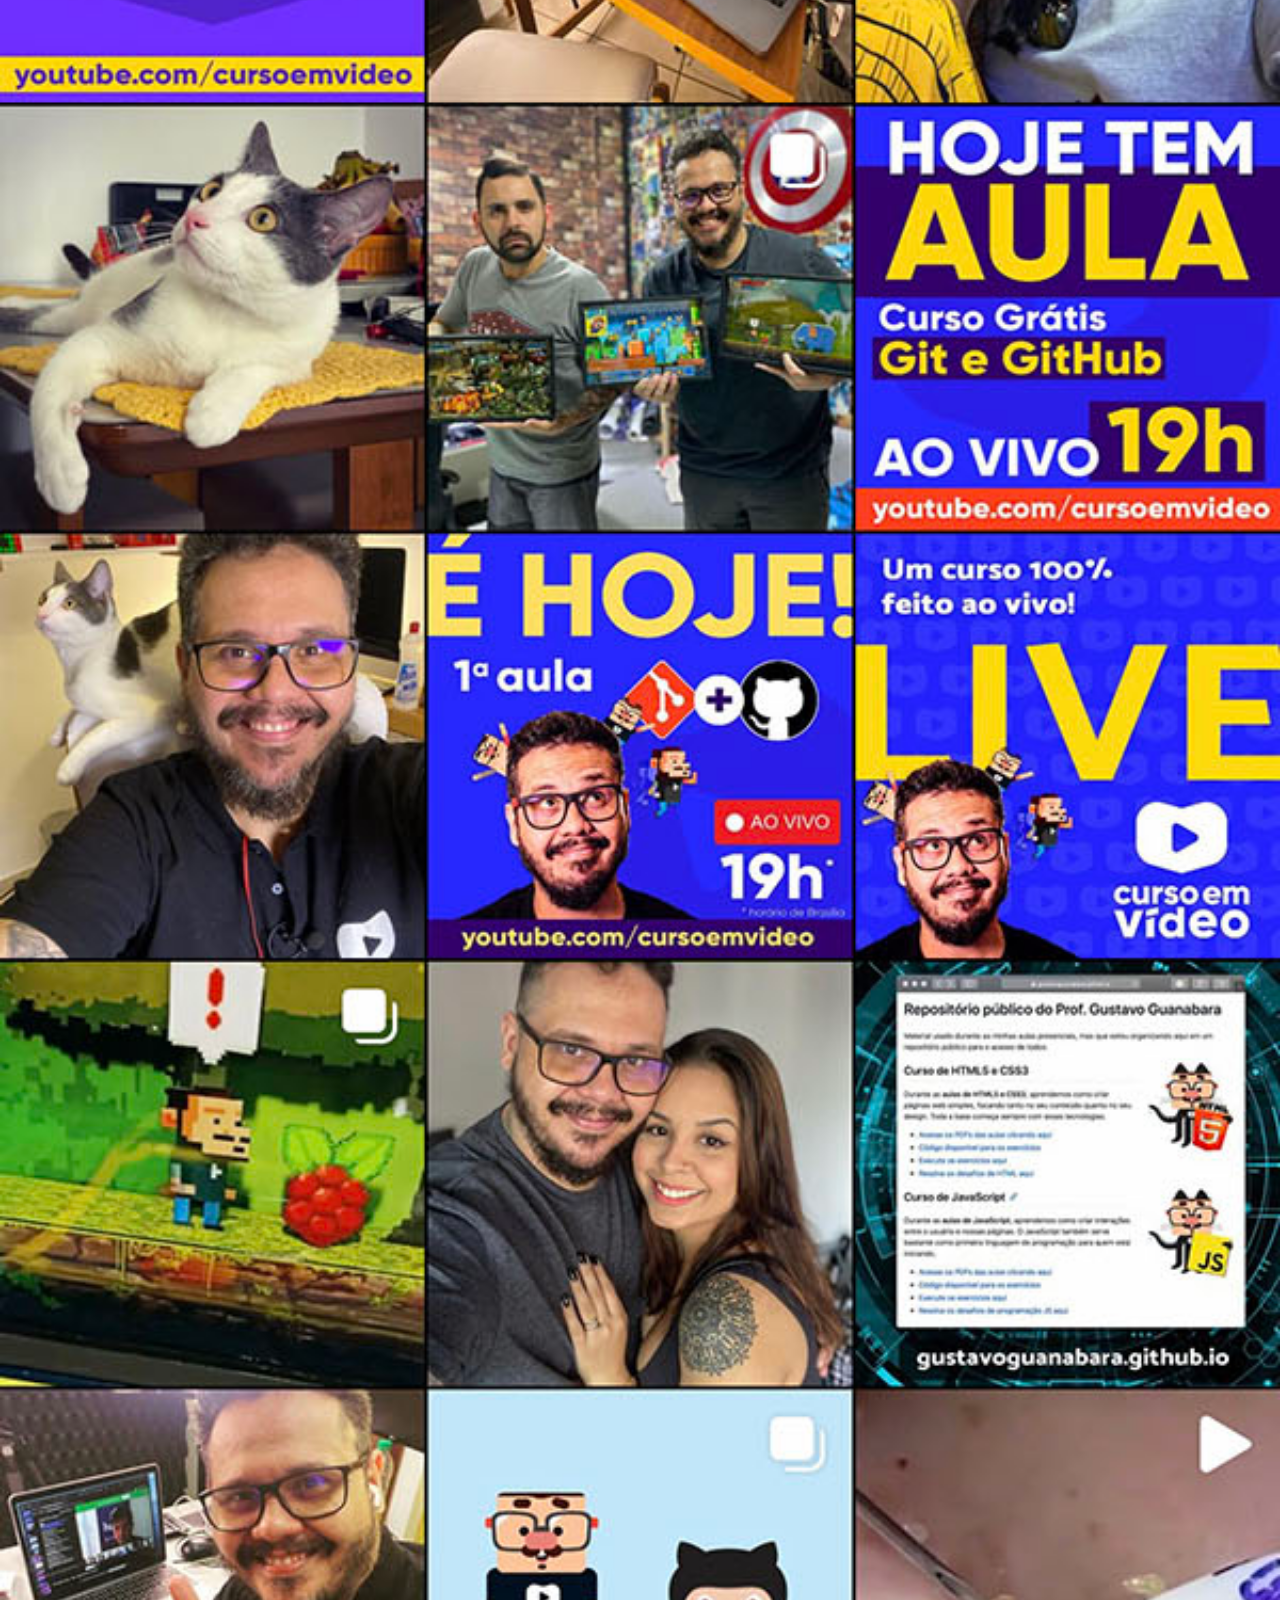
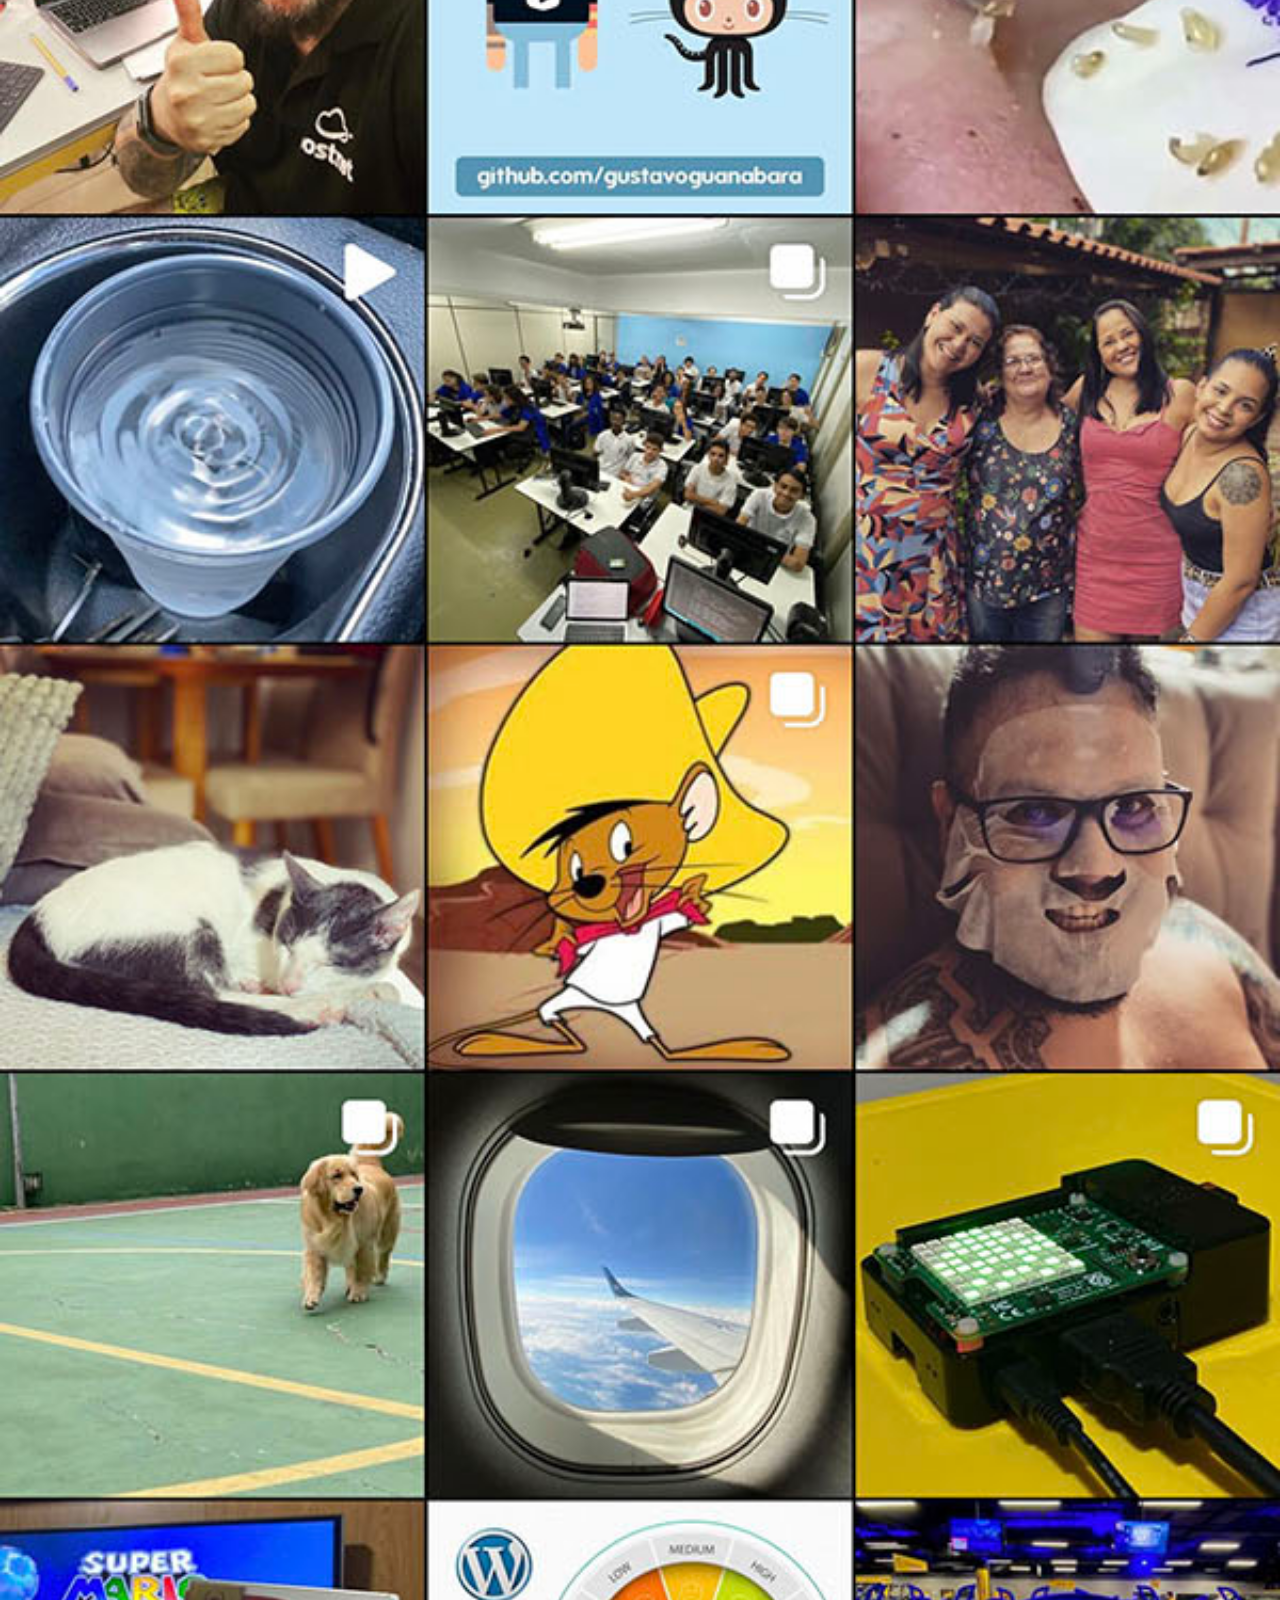
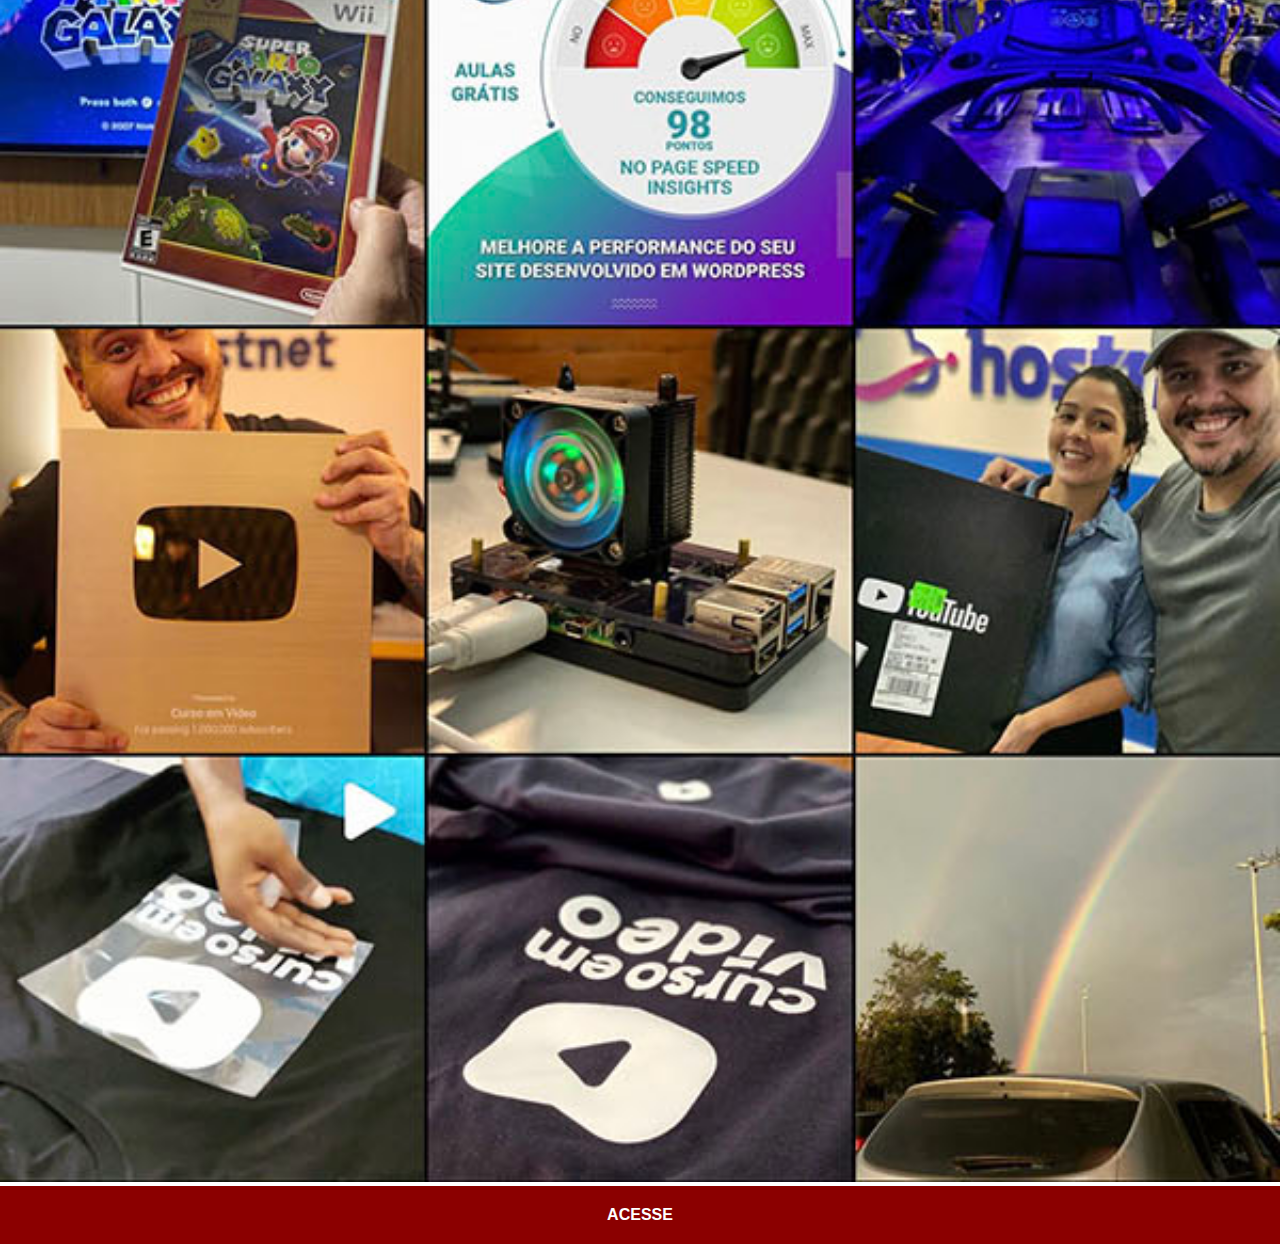
<file: instagram.html>
<!DOCTYPE html>
<html lang="pt-br">
<head>
    <meta charset="UTF-8">
    <meta name="viewport" content="width=device-width, initial-scale=1.0">
    <title>Instagram</title>
    <link rel="stylesheet" href="estilos/social.css">
</head>
<body>
    <img src="imagens/tela-instagram.jpg" alt="Instagram">
    <a href="https://www.instagram.com/gustavoguanabara/" target="_blank">ACESSE</a>
</body>
</html>
</file>
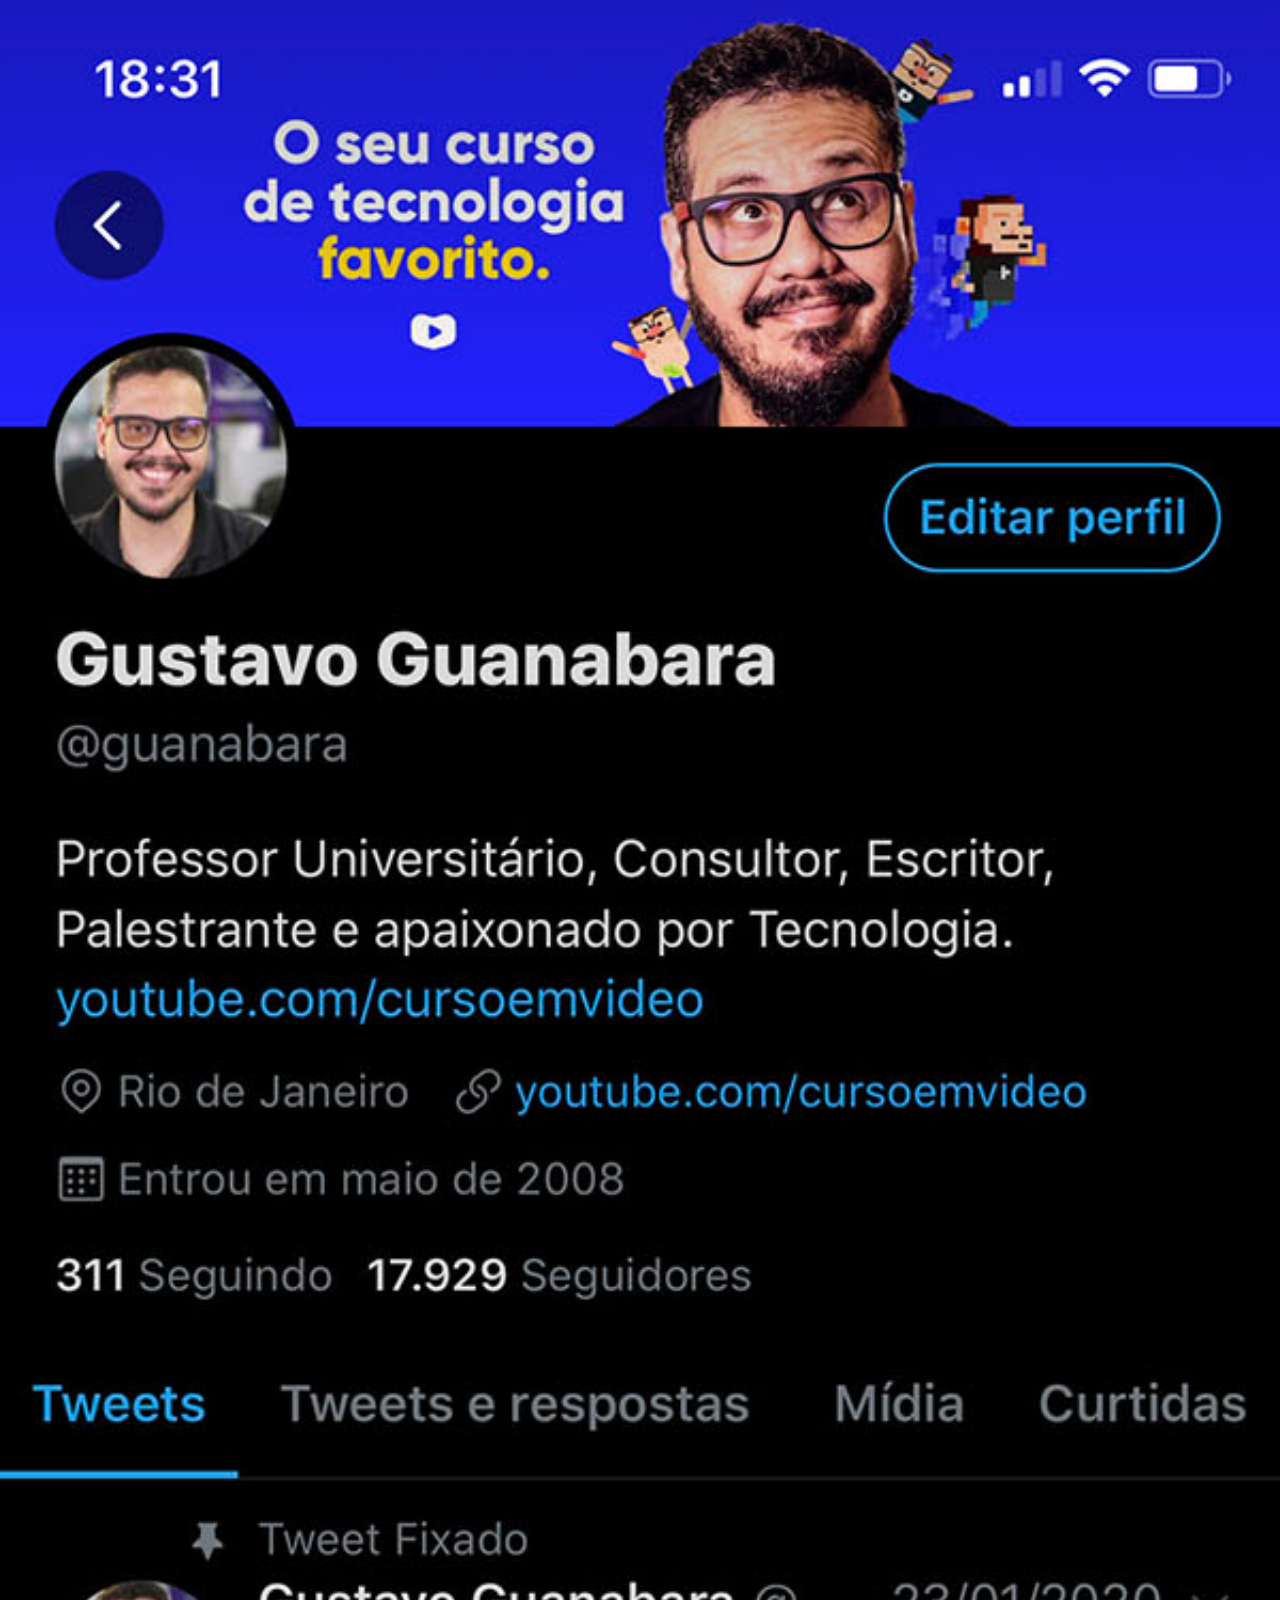
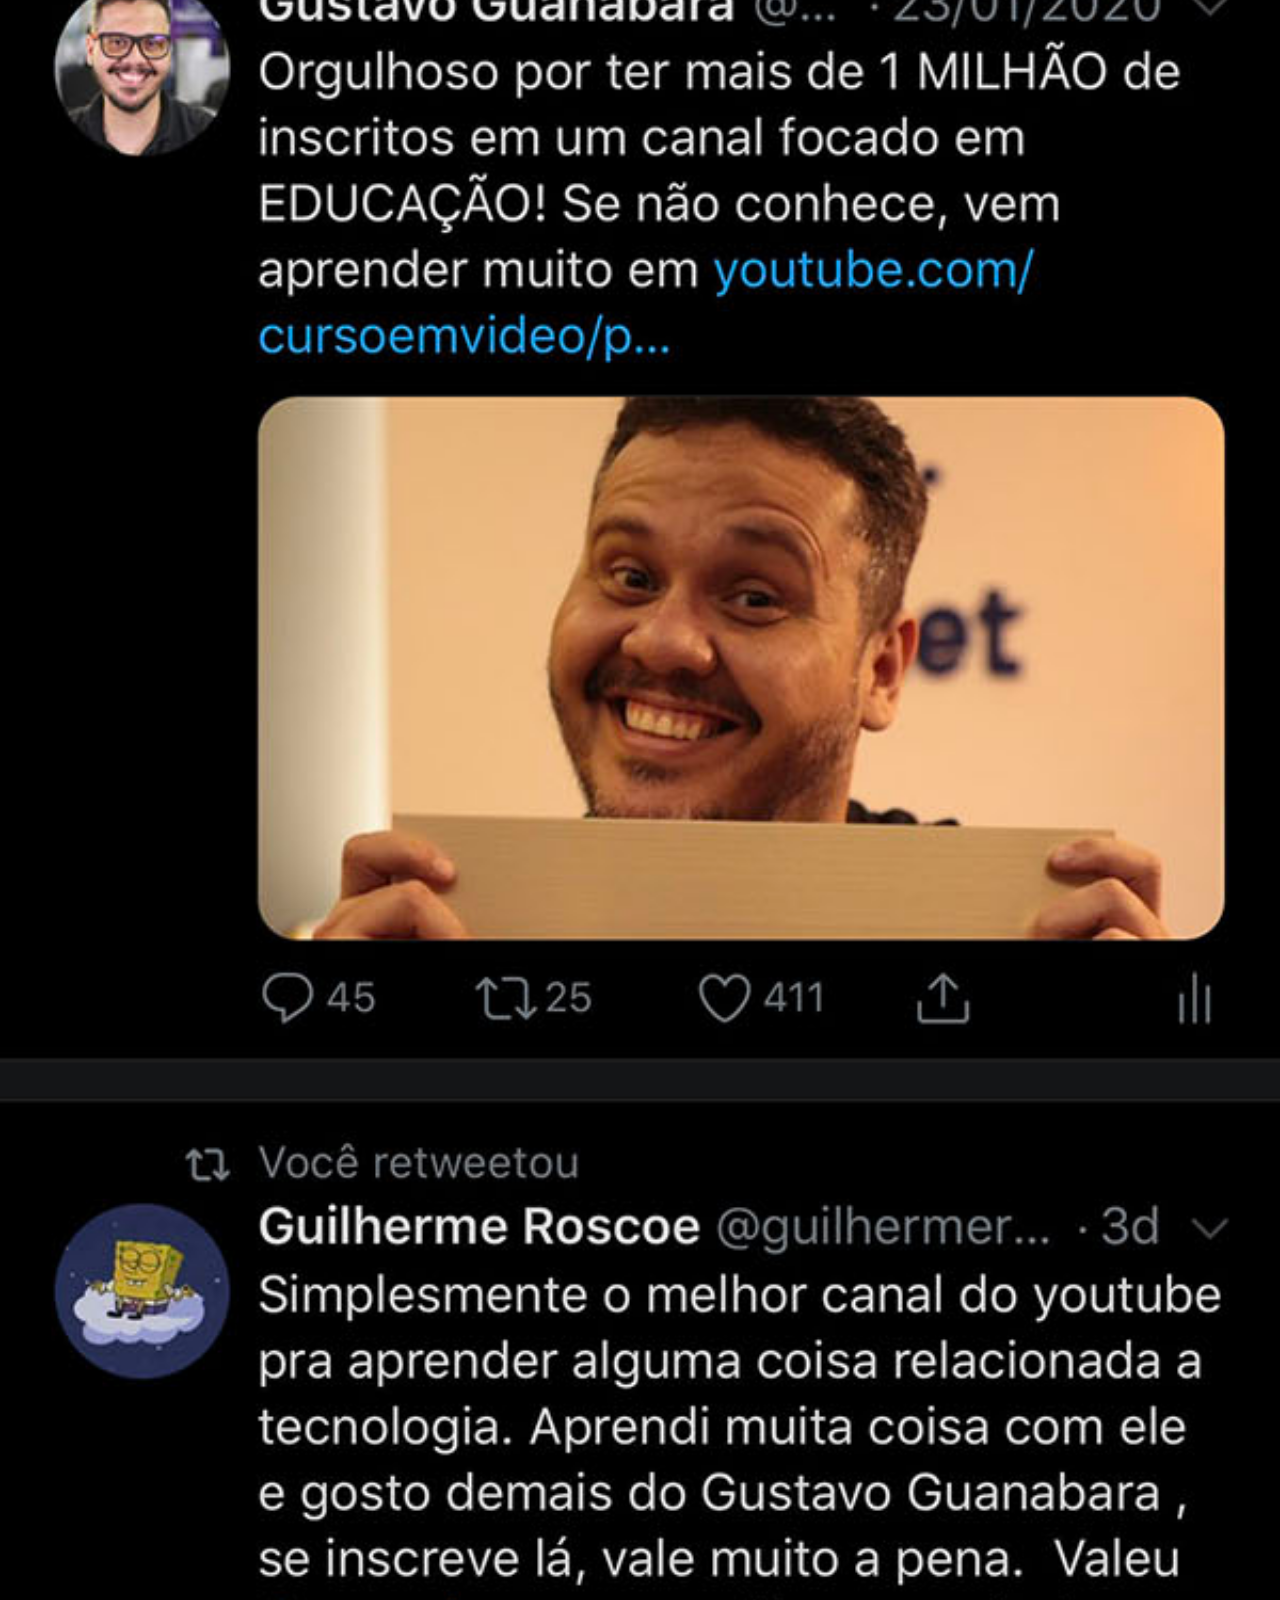
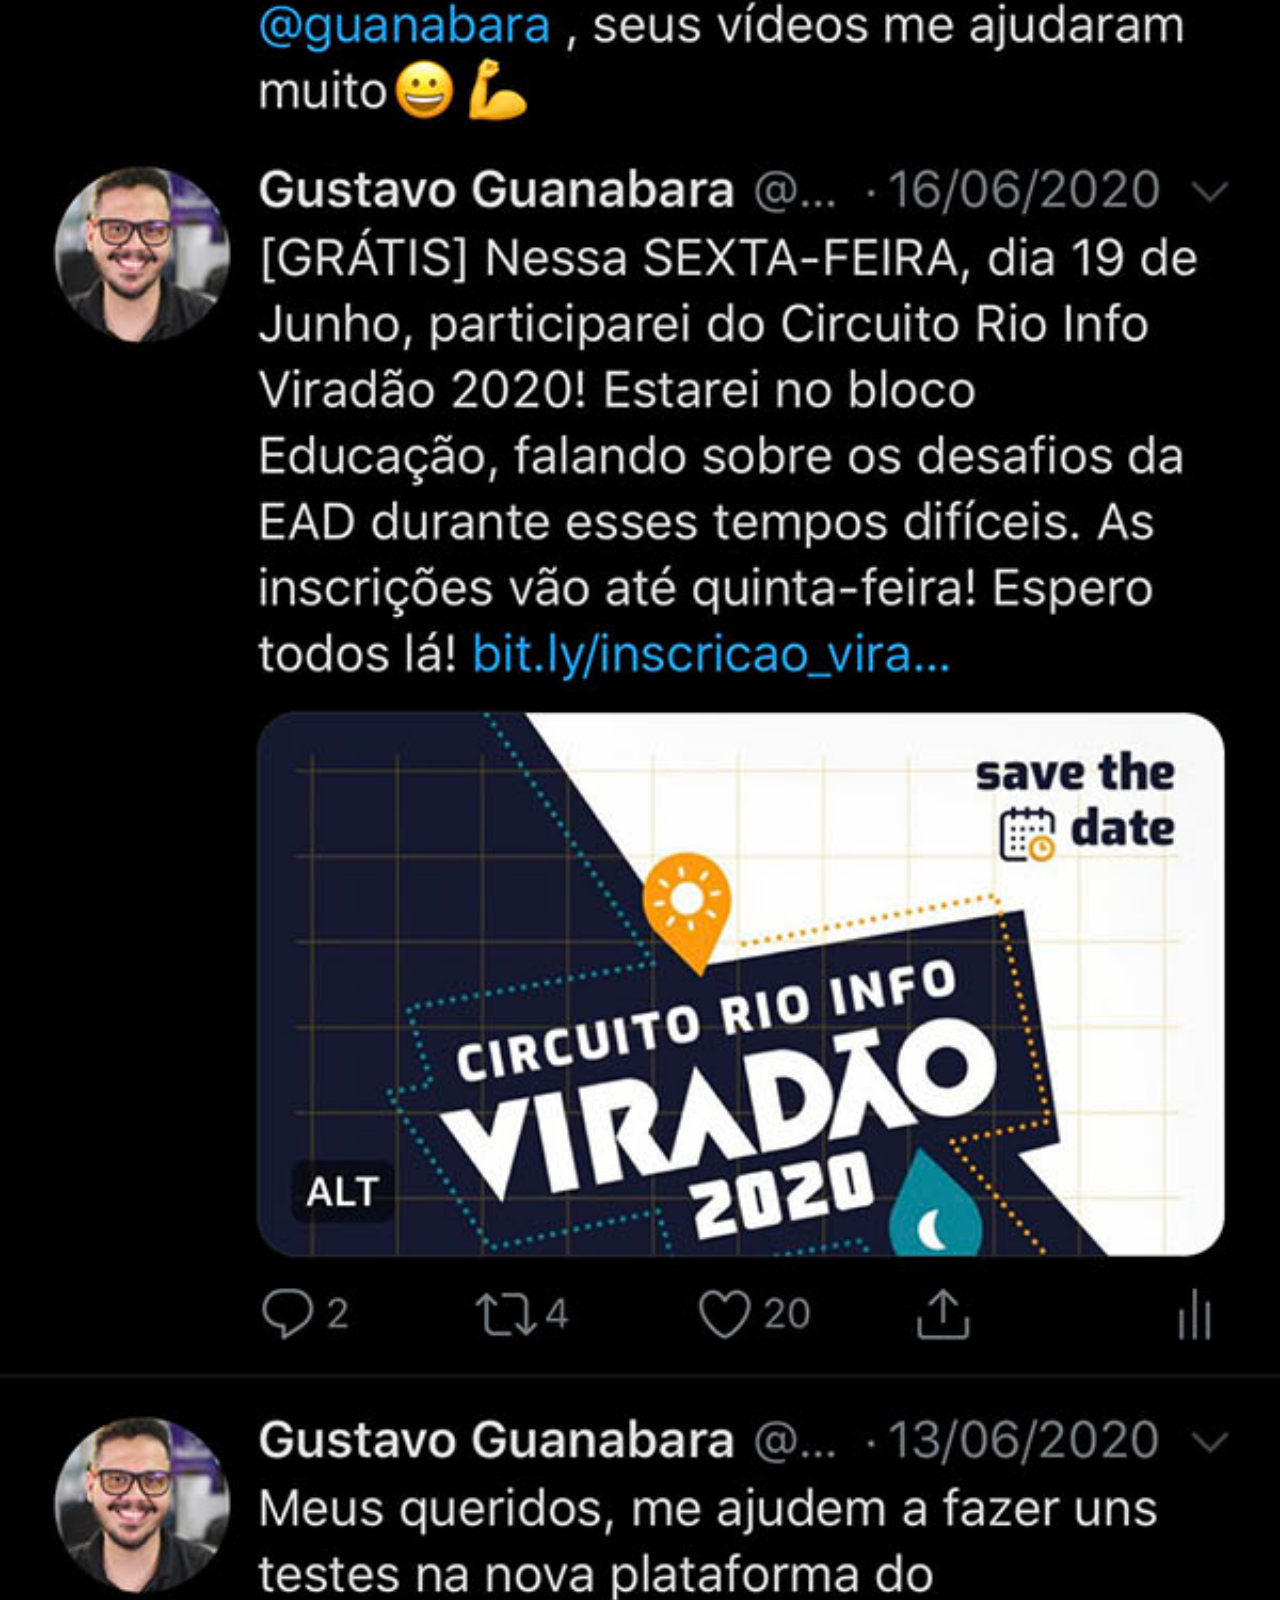
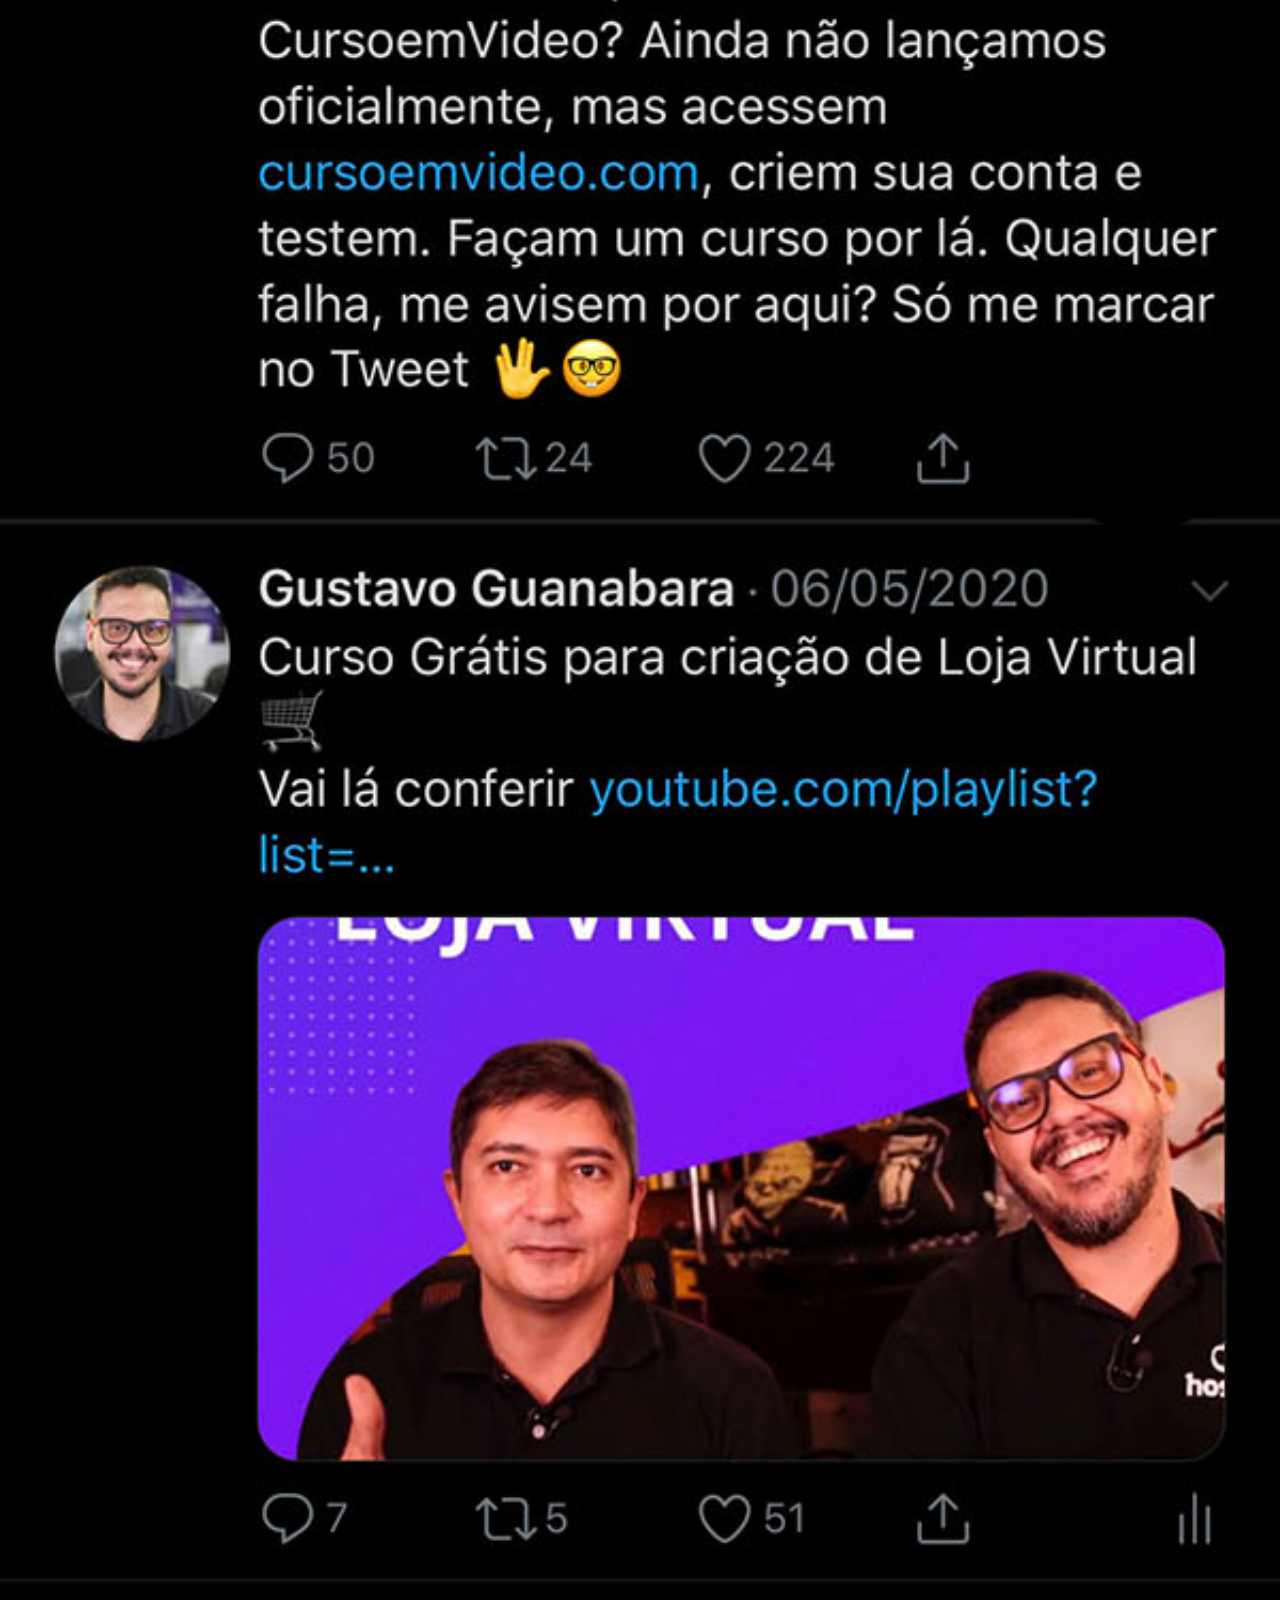
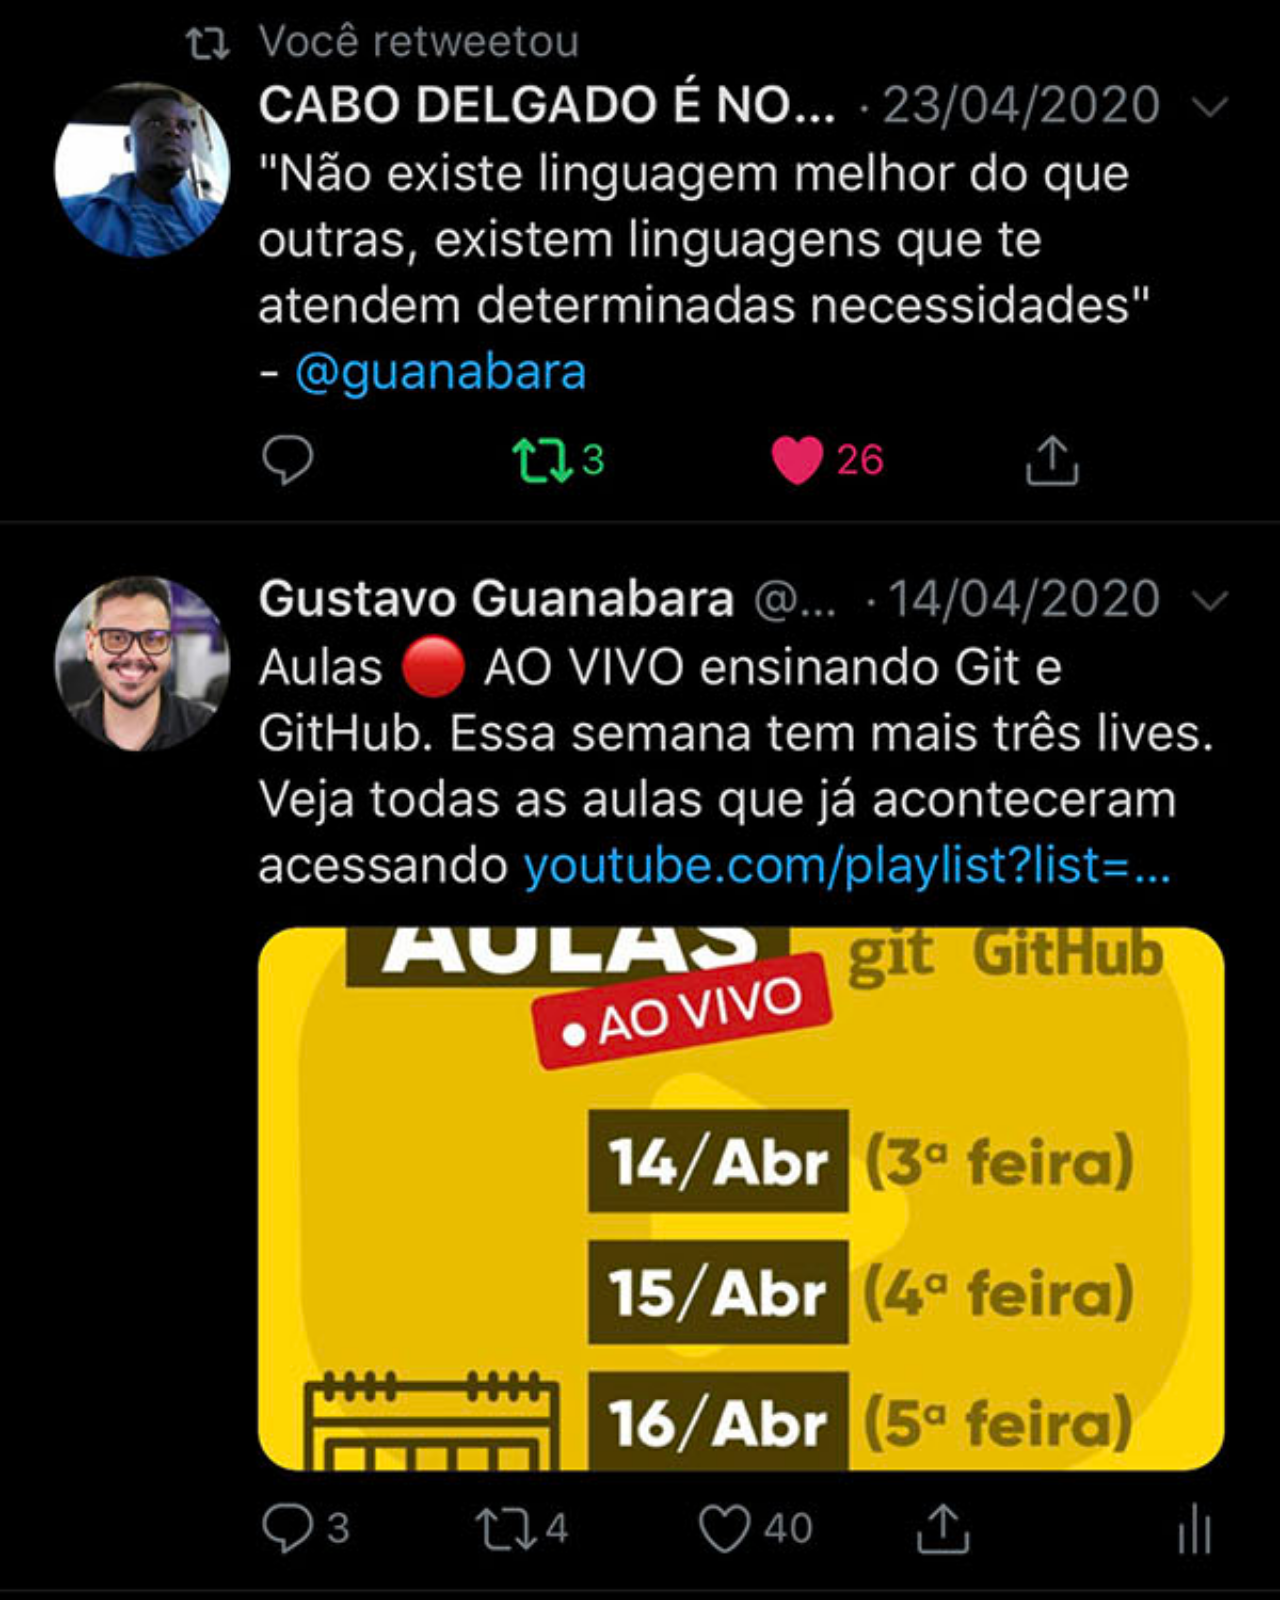
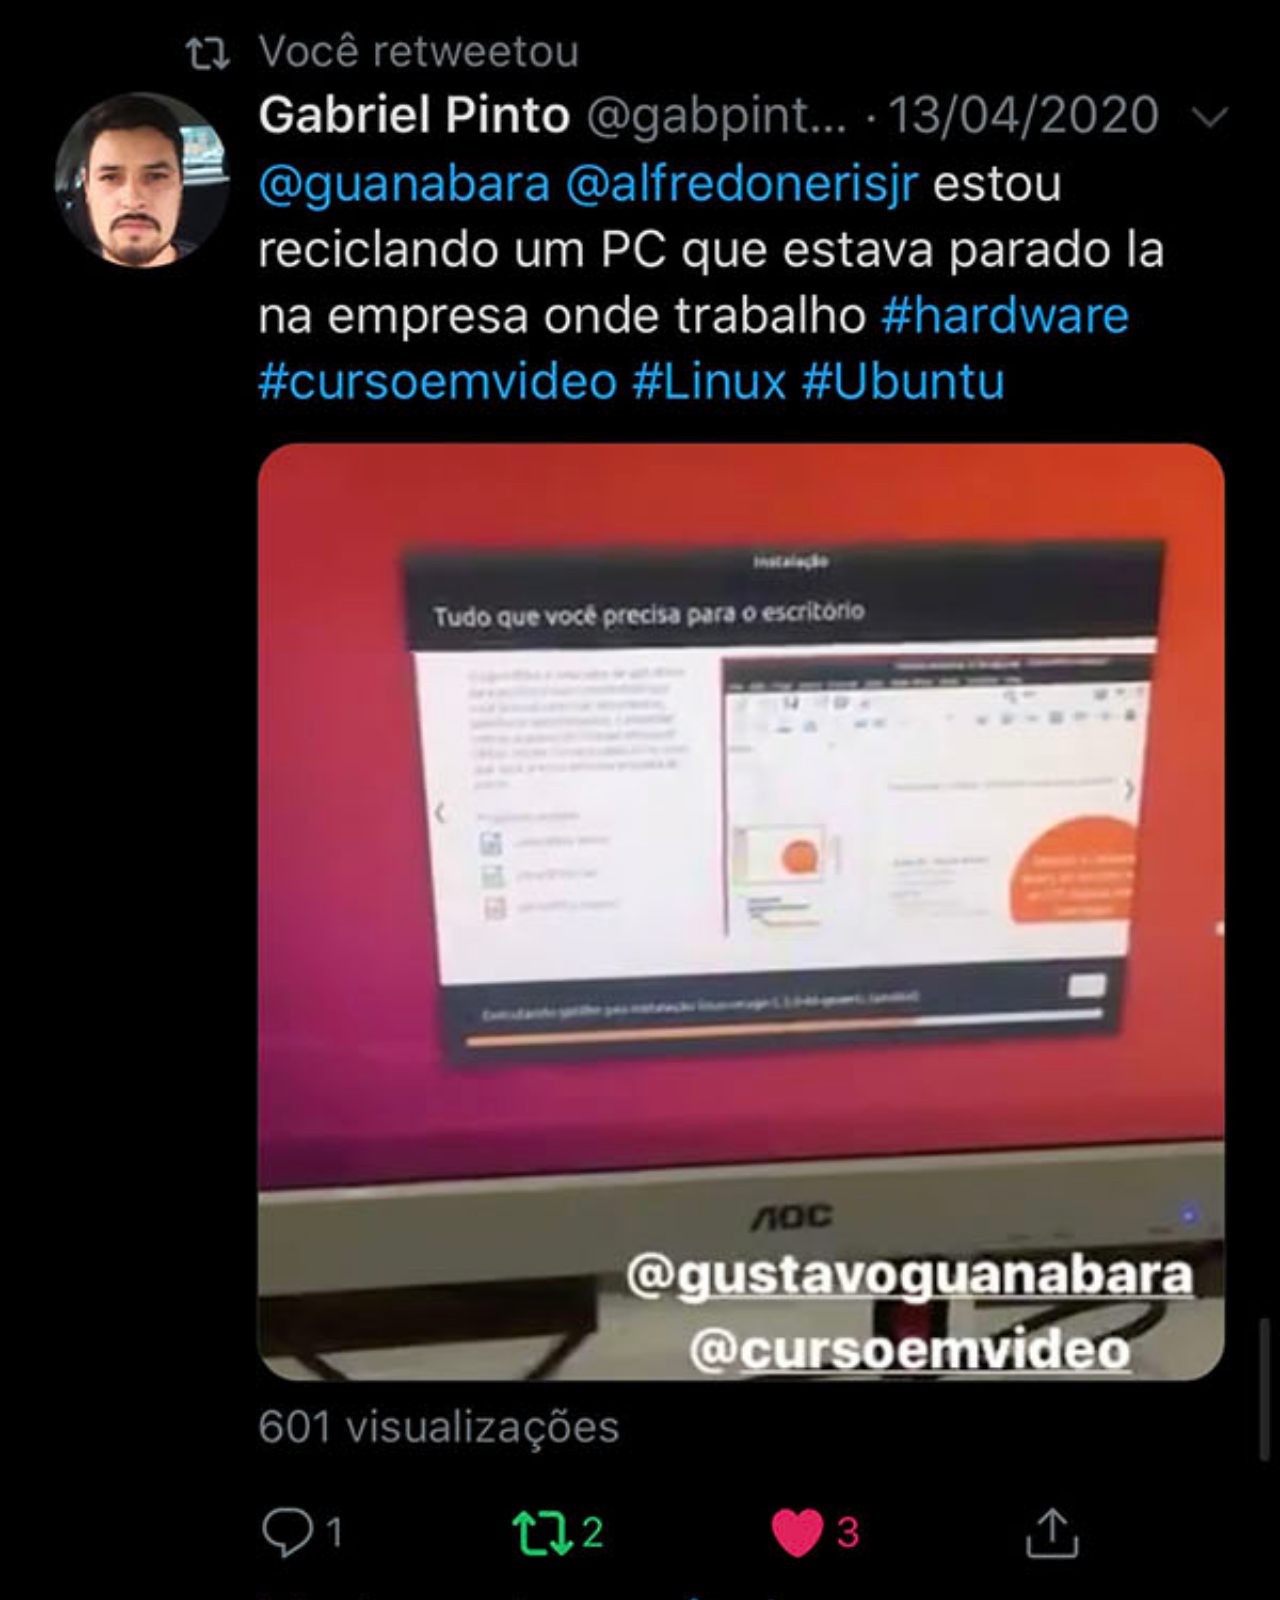
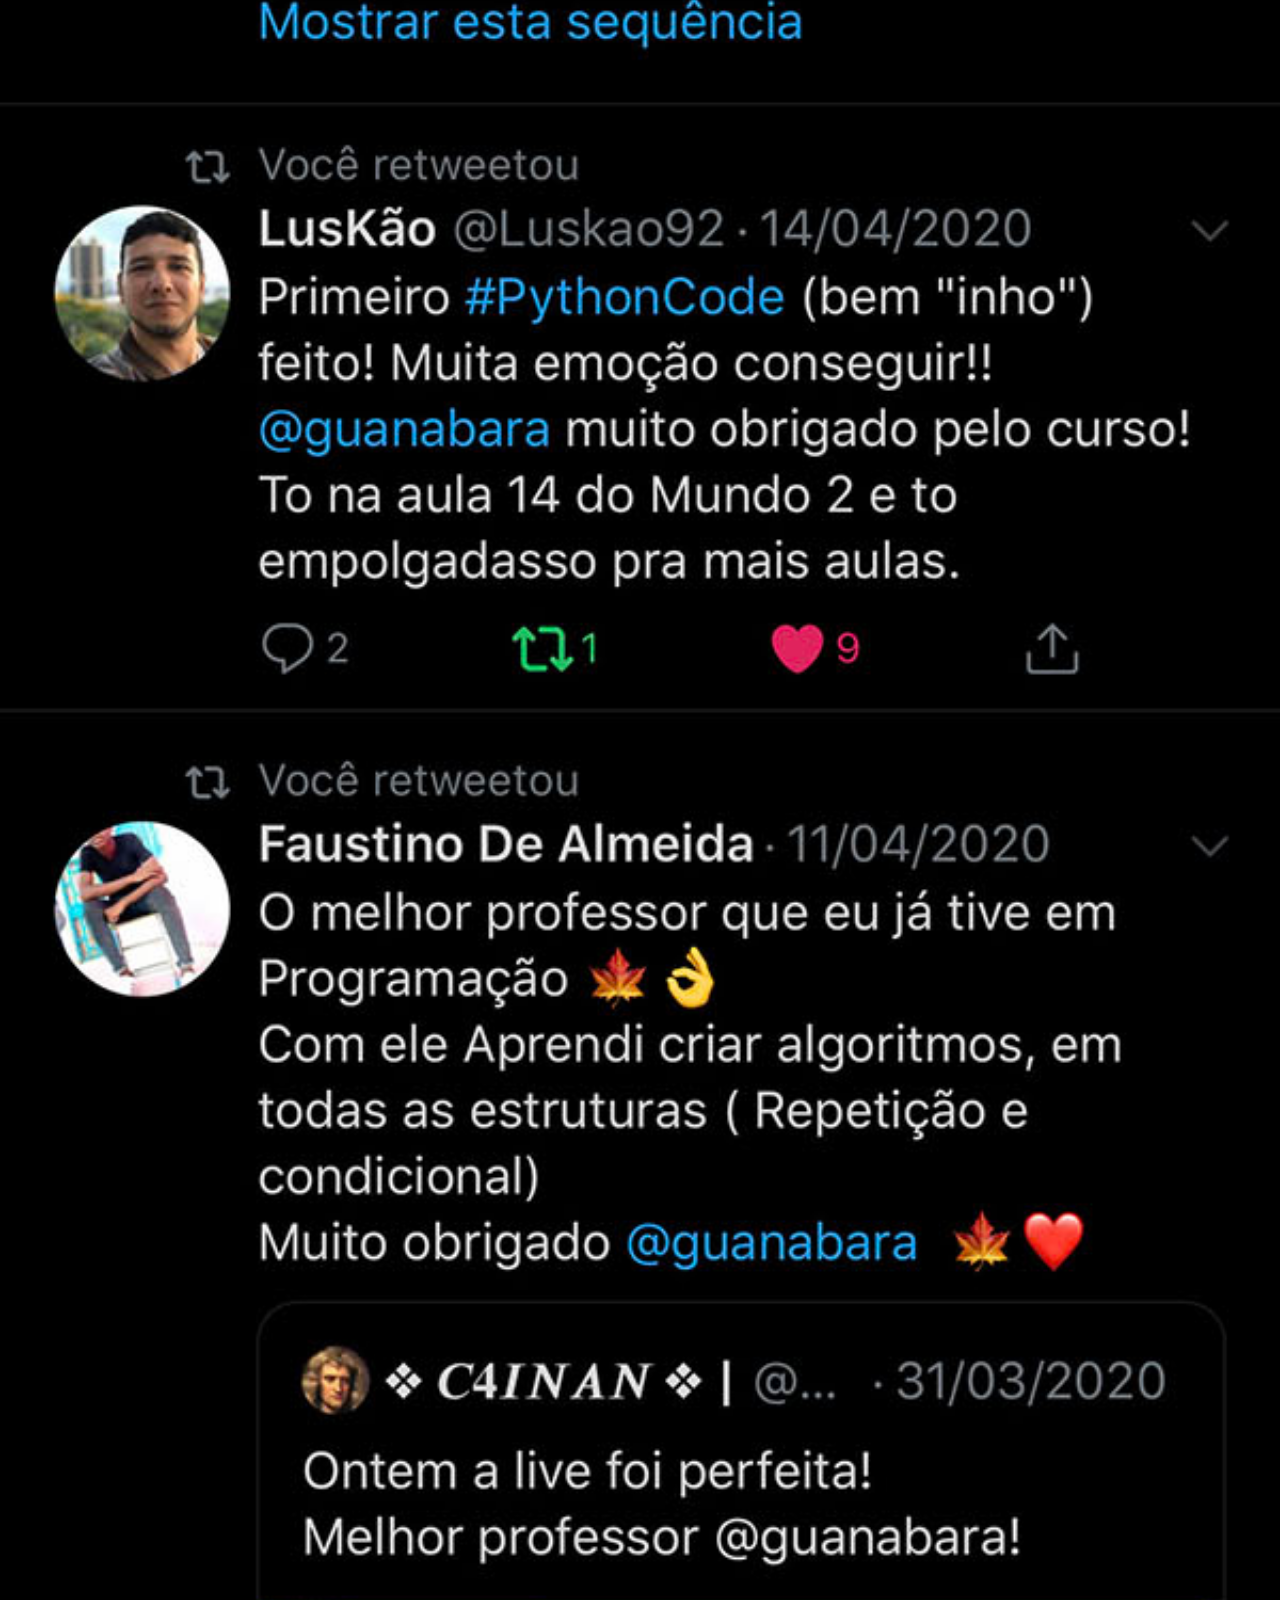
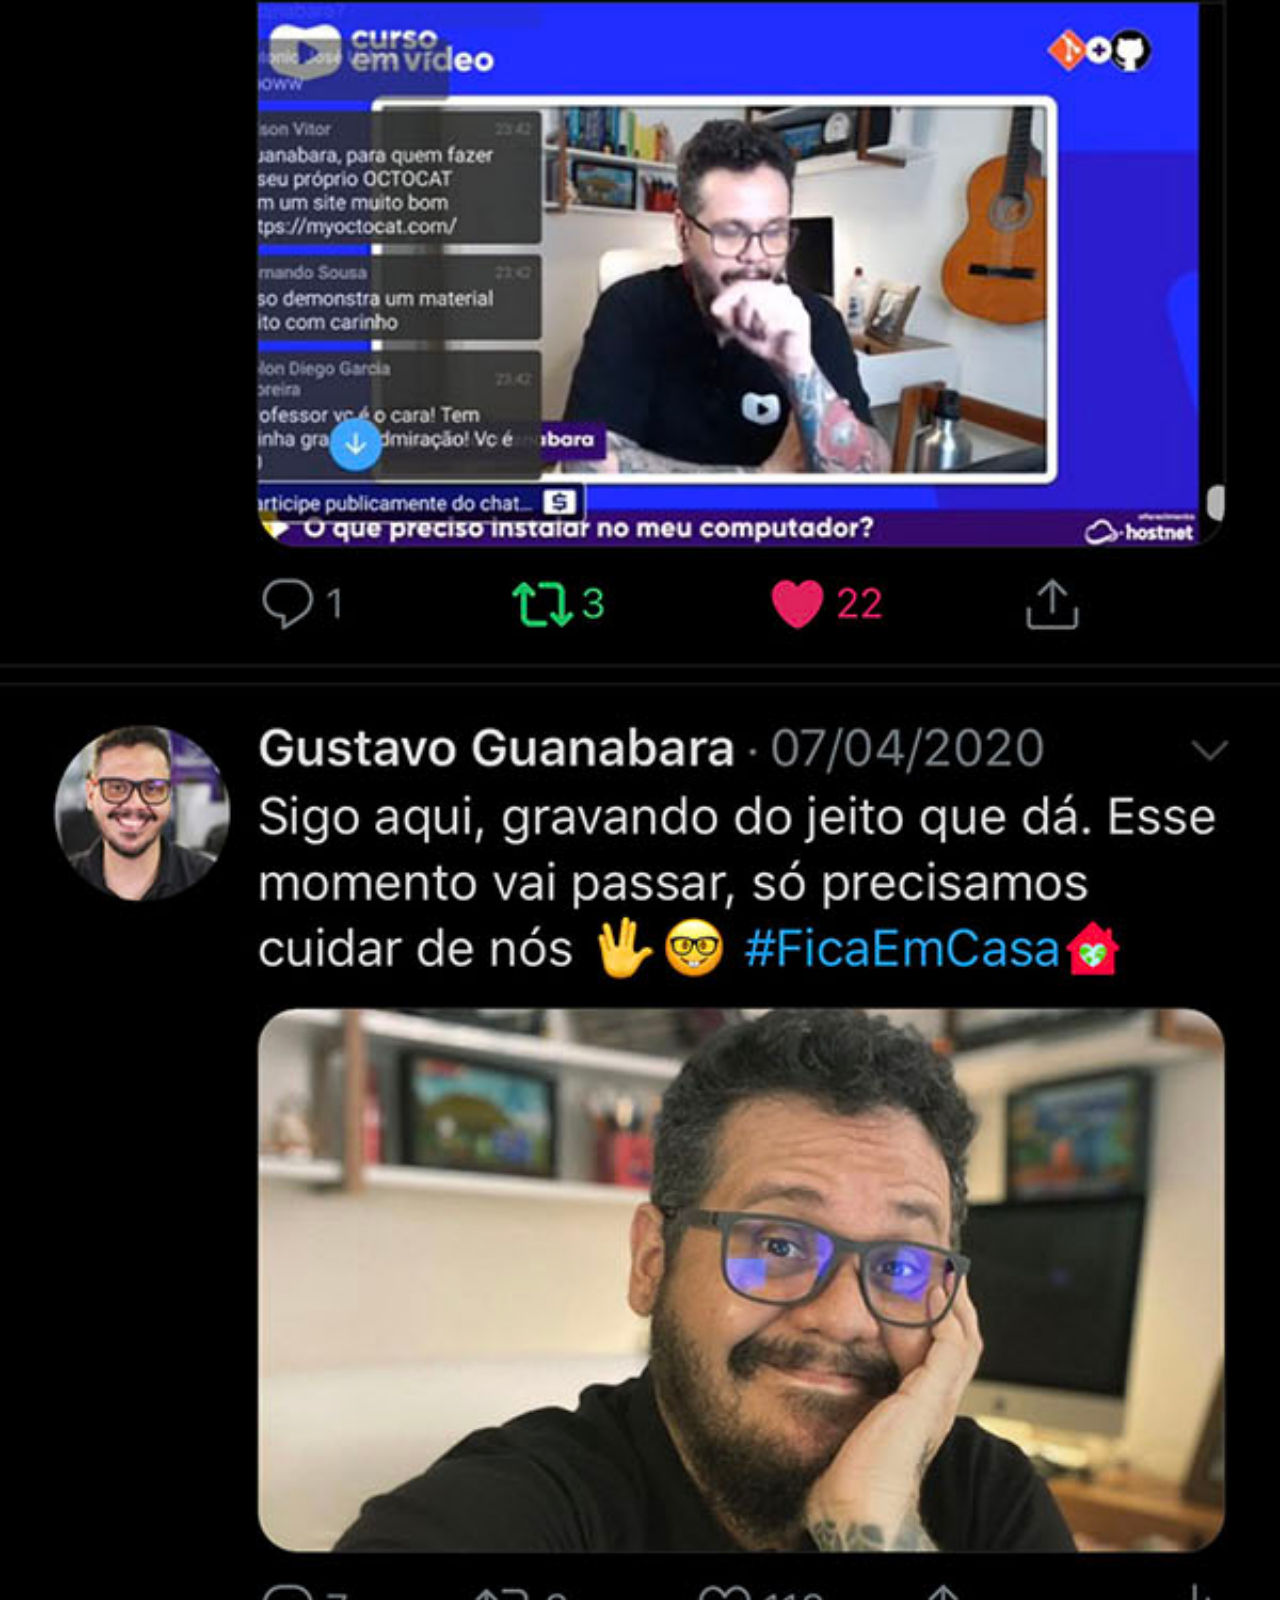
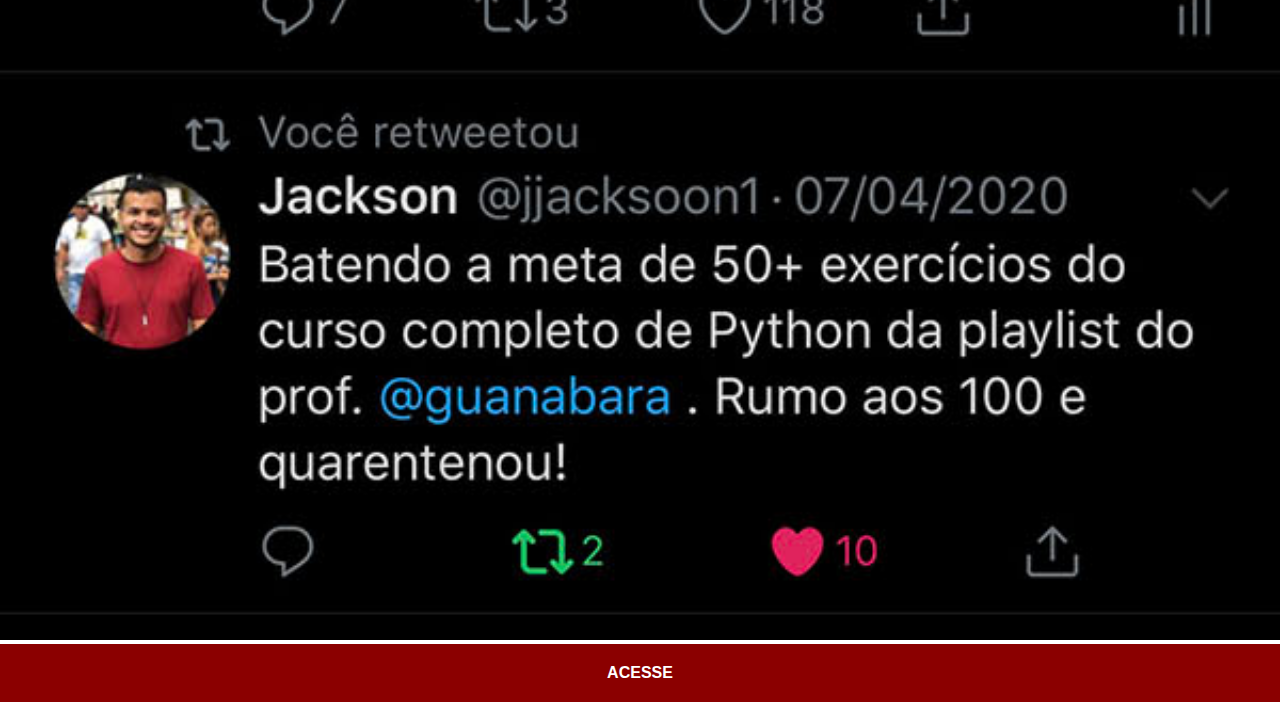
<file: twitter.html>
<!DOCTYPE html>
<html lang="pt-br">
<head>
    <meta charset="UTF-8">
    <meta name="viewport" content="width=device-width, initial-scale=1.0">
    <title>Twitter</title>
    <link rel="stylesheet" href="estilos/social.css">
</head>
<body>
    <img src="imagens/tela-twitter.jpg" alt="Twitter">
    <a href="https://x.com/" target="_blank">ACESSE</a>
</body>
</html>
</file>
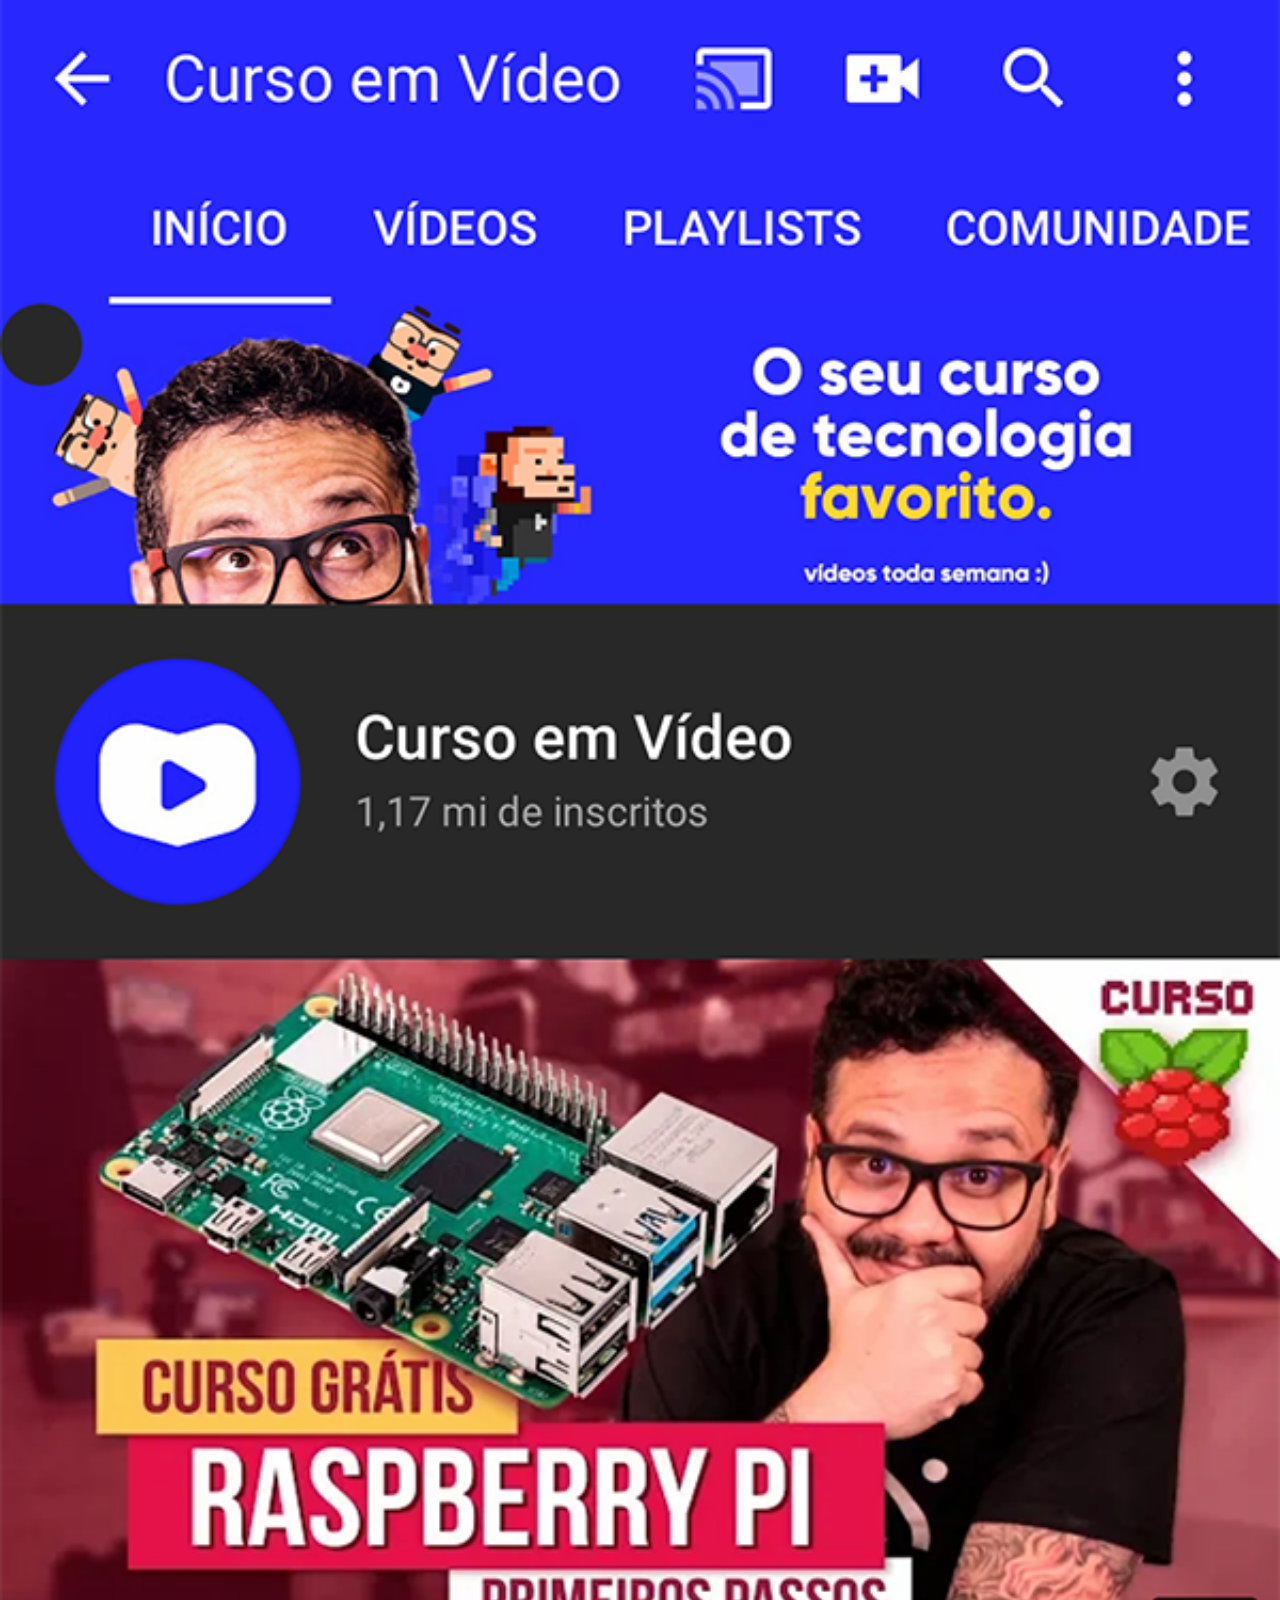
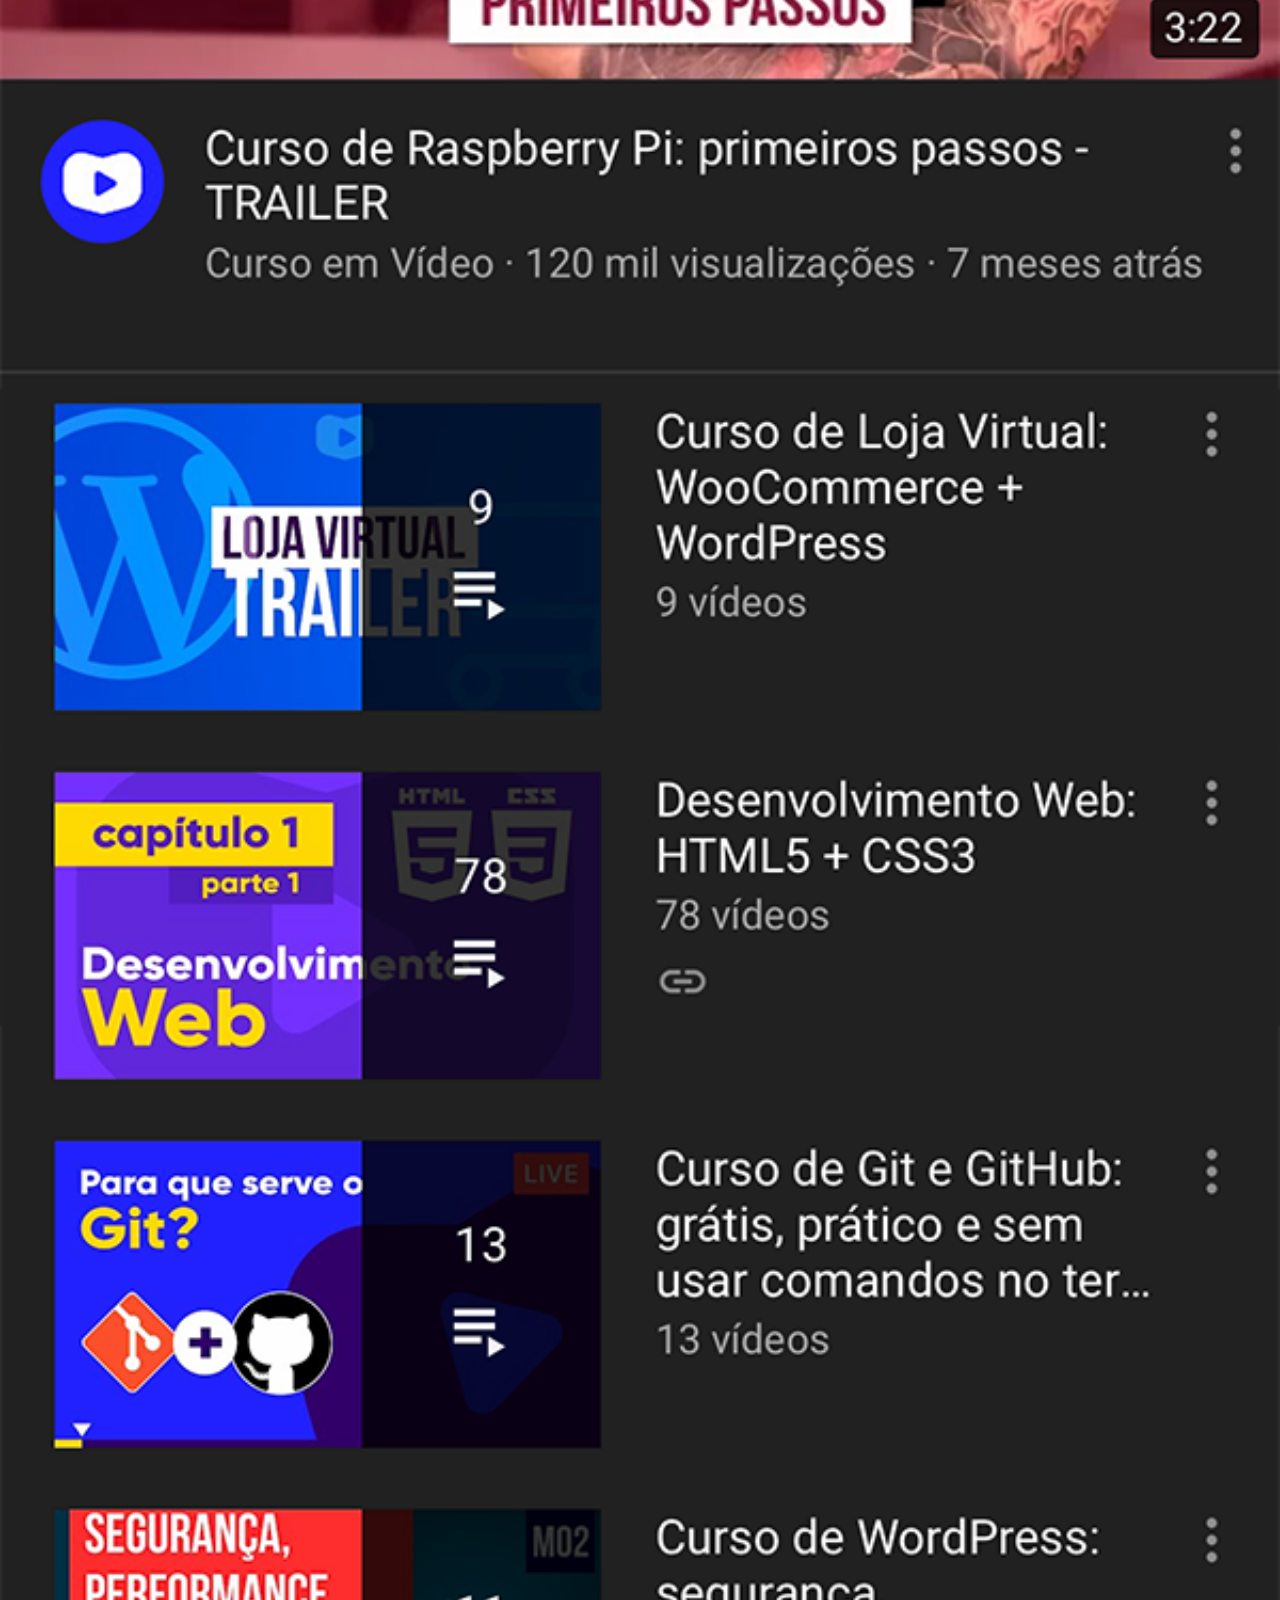
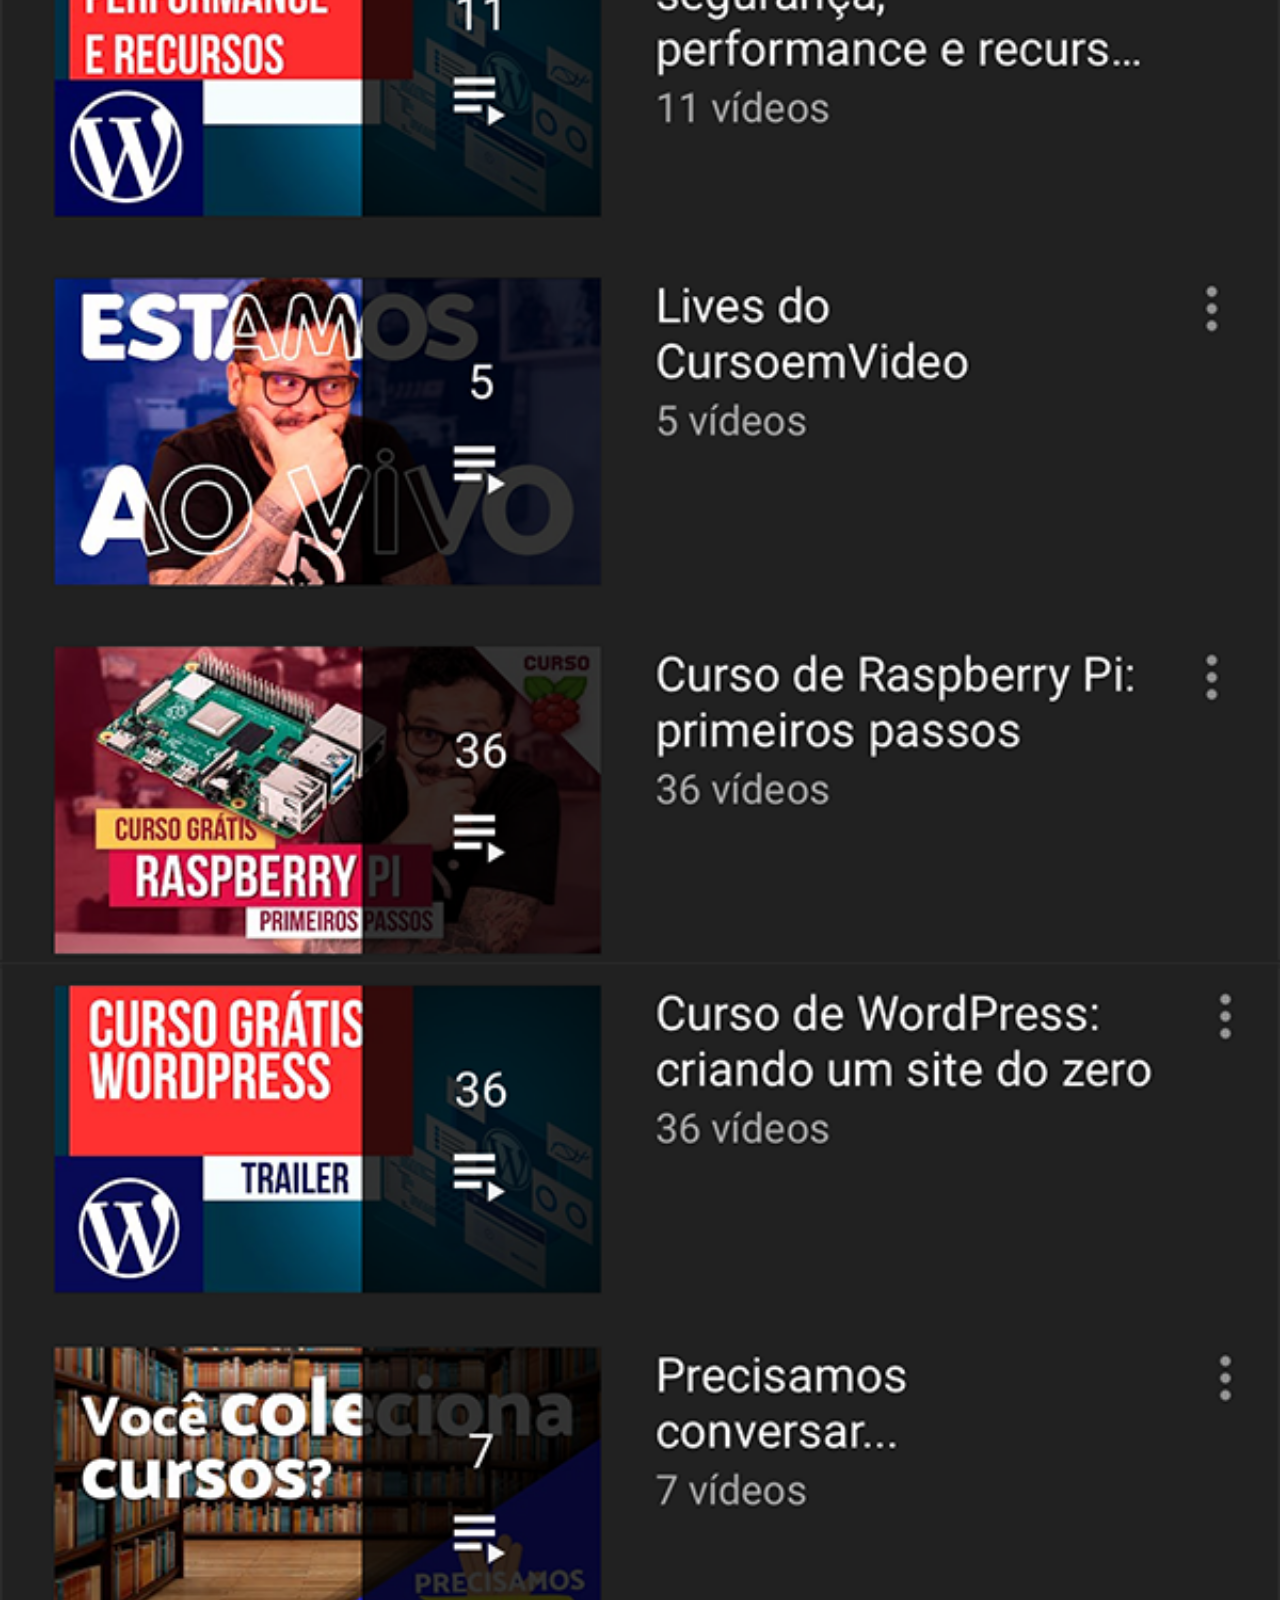
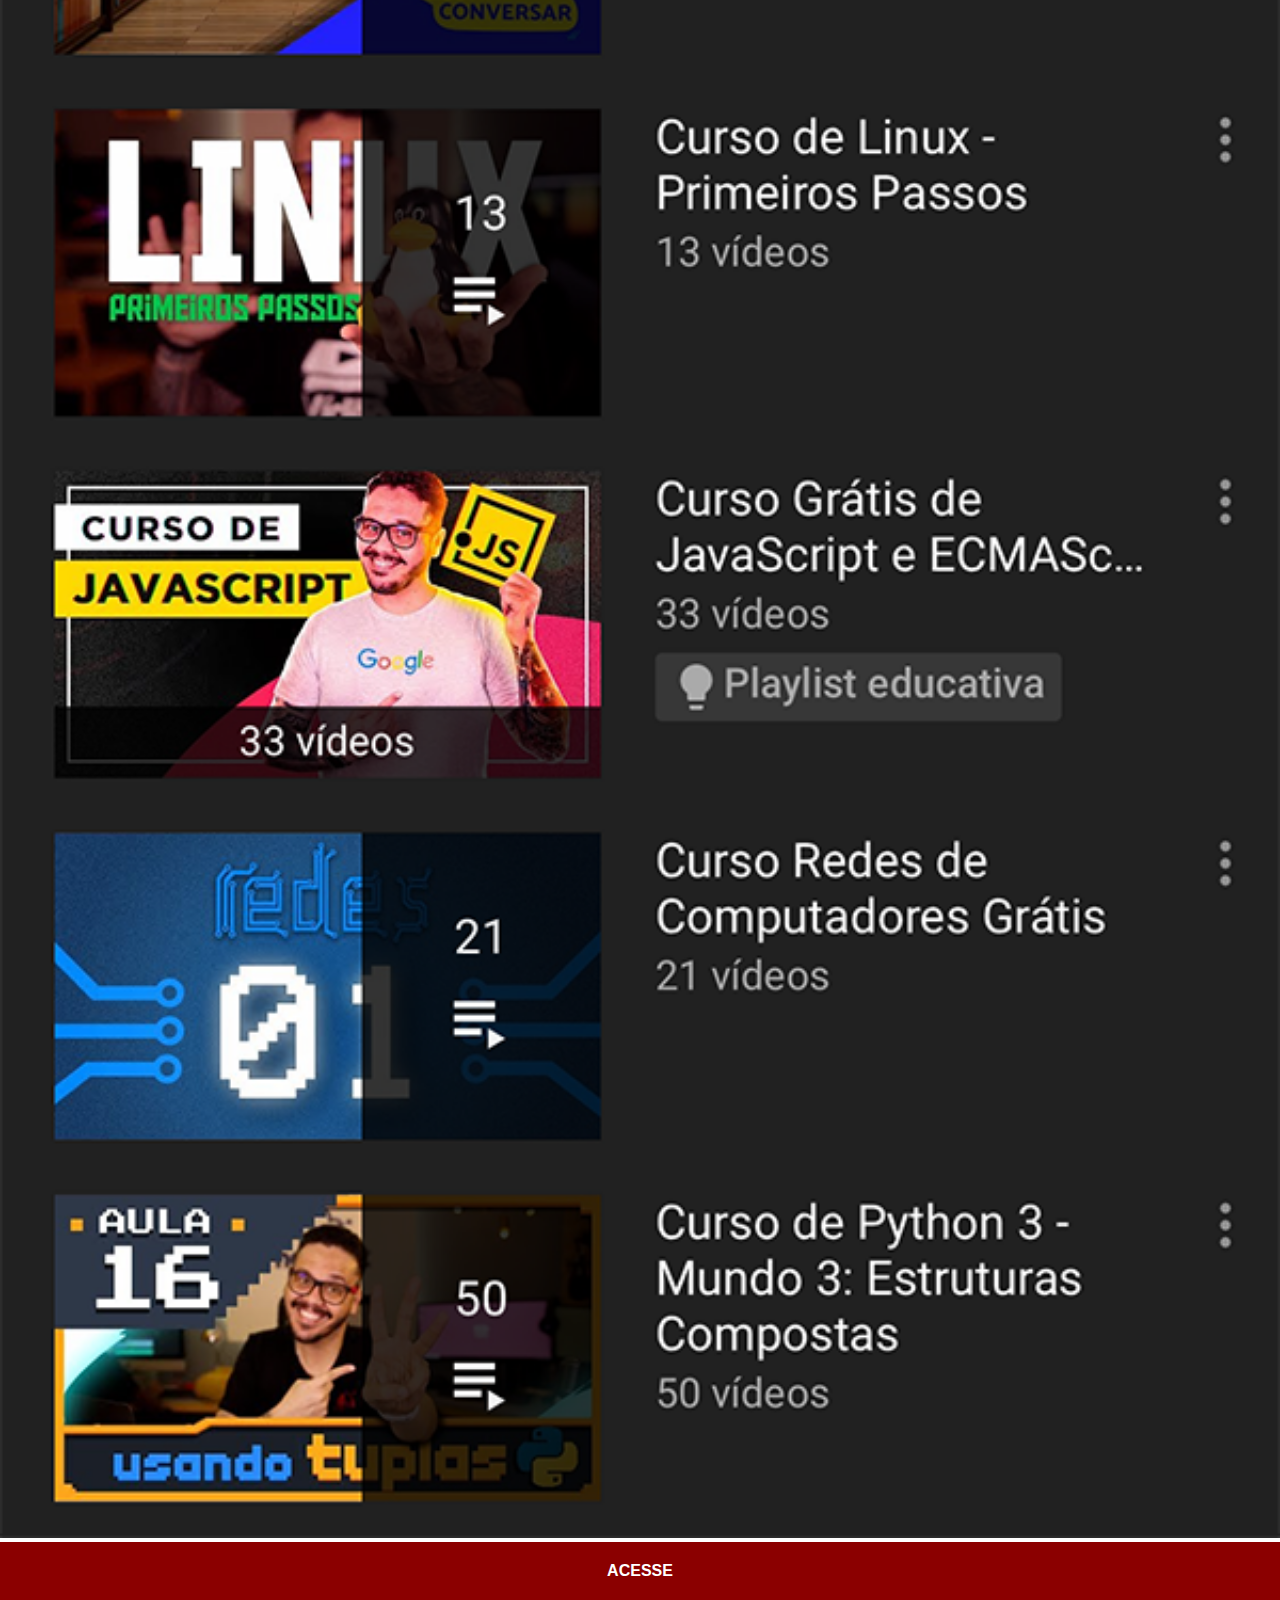
<file: youtube.html>
<!DOCTYPE html>
<html lang="pt-br">
<head>
    <meta charset="UTF-8">
    <meta name="viewport" content="width=device-width, initial-scale=1.0">
    <title>Youtube</title>
    <link rel="stylesheet" href="estilos/social.css">
</head>
<body>
    <img src="imagens/tela-youtube.png" alt="Youtube">
    <a href="https://youtube.com/@cursoemvideo/playlists" target="_blank">ACESSE</a>
</body>
</html>
</file>
<file: estilos/style.css>
@charset "UTF-8";

* {
    margin: 0px;
    padding: 0px;
    font-family: Arial, Helvetica, sans-serif;
}

html, body {
    height: 100vh;
    width: 100vw;
    background-color: black;
}

body {
    background: url('../imagens/fundo-madeira.jpg') no-repeat top center;
    background-size: cover;
    background-attachment: fixed;
}

main {
    position: relative;
    height: 100vh;    
}

section#telefone {
    position: absolute;
    top: 50%;
    left: 50%;
    transform: translate(-50%, -50%);
    height: 627px;
    width: 311px;
    background: url('../imagens/frame-iphone.png') no-repeat;
}

iframe#tela {
    position: relative;
    top: 80px;
    left: 22px;
    width: 267px;
    height: 471px;
}

section#redes-sociais {
    text-align: right;
}

section#redes-sociais img {
    width: 50px;
    margin: 10px;
    border-radius: 50%;
    box-shadow: 2px 2px 5px rgba(0, 0, 0, 0.400);
    box-sizing: border-box;
}

section#redes-sociais img:hover {
    border: 2px solid rgba(255, 255, 255, 0.637);
    transform: translate(-3px, -3px);
    box-shadow: 5px 5px 10px rgba(0, 0, 0, 0.600);
    transition: transform .3s, border 1s;
}
</file>
<file: estilos/social.css>
@charset "UTF-8";

* {
    margin: 0px;
    padding: 0px;
    font-family: Arial, Helvetica, sans-serif;
}

::-webkit-scrollbar {
    width: 0px;
    height: 0px;
}

img {
    width: 100vw;
}

a {
    display: block;
    background-color: darkred;
    color: white;
    padding: 20px;
    text-align: center;
    font-weight: bolder;
    text-decoration: none;
}

a:hover {
    background-color: red;
}
</file>
